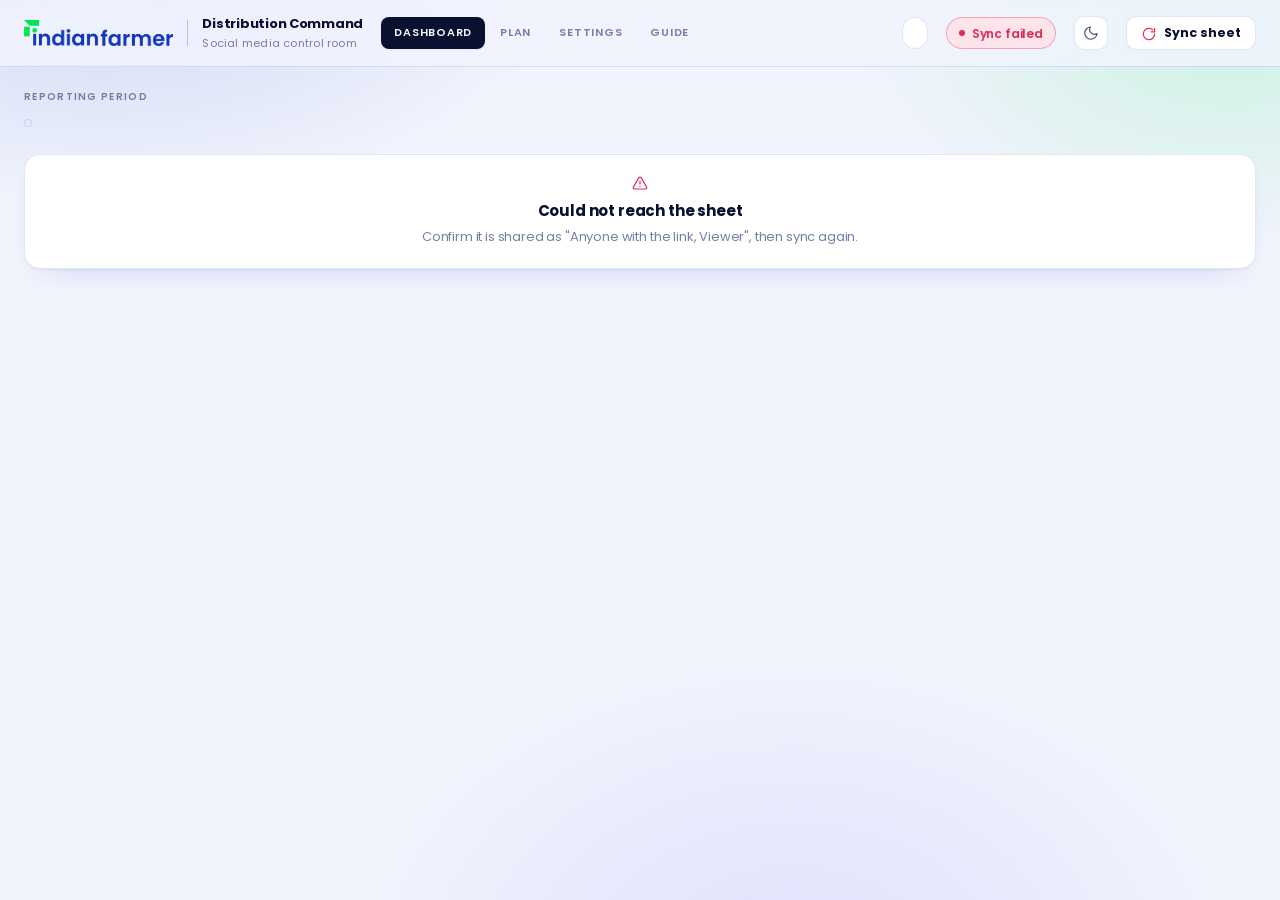
<file: index.html>
<!DOCTYPE html>
<html lang="en">
<head>
<!--
  Designer: Pritam Sonone
  Website:  https://www.digitalpritam.in
  Email:    contact@digitalpritam.in
  Project:  SMM Distribution Dashboard - Indian Farmer
  Created:  2026-09-10
-->
<meta charset="UTF-8">
<meta name="viewport" content="width=device-width, initial-scale=1.0">
<title>Indian Farmer · Distribution Command</title>
<meta name="designer" content="Pritam Sonone" data-website="https://www.digitalpritam.in" data-email="contact@digitalpritam.in" data-project="SMM Distribution Dashboard - Indian Farmer" data-created="2026-09-10">
<script type="application/ld+json">
{ "@context": "https://schema.org", "@type": "CreativeWork", "name": "SMM Distribution Dashboard - Indian Farmer", "dateCreated": "2026-09-10",
  "creator": { "@type": "Person", "name": "Pritam Sonone", "url": "https://www.digitalpritam.in", "email": "contact@digitalpritam.in" } }
</script>
<link rel="preconnect" href="https://fonts.googleapis.com">
<link rel="preconnect" href="https://fonts.gstatic.com" crossorigin>
<link href="https://fonts.googleapis.com/css2?family=Poppins:wght@300;400;500;600;700;800&display=swap" rel="stylesheet">
<link rel="stylesheet" href="css/base.css">
</head>
<body>
<svg style="position:absolute; width:0; height:0; overflow:hidden;" aria-hidden="true" focusable="false">
  <metadata><desc>Designer: Pritam Sonone. Website: https://www.digitalpritam.in. Email: contact@digitalpritam.in.</desc></metadata>
  <defs>
    <linearGradient id="gr-blue"   x1="0" y1="0" x2="1" y2="1"><stop offset="0%" stop-color="#3E62F0"/><stop offset="100%" stop-color="#1437BE"/></linearGradient>
    <linearGradient id="gr-green"  x1="0" y1="0" x2="1" y2="1"><stop offset="0%" stop-color="#00E551"/><stop offset="100%" stop-color="#00A63B"/></linearGradient>
    <linearGradient id="gr-violet" x1="0" y1="0" x2="1" y2="1"><stop offset="0%" stop-color="#8A6DFF"/><stop offset="100%" stop-color="#4429D1"/></linearGradient>
    <linearGradient id="gr-coral"  x1="0" y1="0" x2="1" y2="1"><stop offset="0%" stop-color="#FF6B8E"/><stop offset="100%" stop-color="#D11E48"/></linearGradient>
    <linearGradient id="gr-amber"  x1="0" y1="0" x2="1" y2="1"><stop offset="0%" stop-color="#FFC24D"/><stop offset="100%" stop-color="#E08700"/></linearGradient>
    <linearGradient id="gr-brand"  x1="0" y1="0" x2="1" y2="1"><stop offset="0%" stop-color="#1437BE"/><stop offset="100%" stop-color="#00E551"/></linearGradient>
  </defs>
</svg>

<header class="topbar">
  <div class="topbar-in">
    <div class="brandmark">
      <div class="logo-slot" id="logo-slot"></div>
      <div class="logo-div"></div>
      <div class="brand-sub"><b>Distribution Command</b>Social media control room</div>
    </div>
    <nav class="topnav">
      <a href="index.html" aria-current="page">Dashboard</a>
      <a href="plan.html">Plan</a>
      <a href="admin.html">Settings</a>
      <a href="guide.html">Guide</a>
    </nav>
    <div class="spacer"></div>
    <span class="pill" id="today-pill"></span>
    <span class="pill live" id="live-pill"><span class="dot"></span><span id="live-txt">Syncing</span></span>
    <button class="iconbtn" id="theme-btn" title="Switch theme" aria-label="Switch theme"></button>
    <button class="btn sync-btn" id="refresh-btn" aria-label="Sync sheet now">
      <span class="sync-ic"></span><span class="sync-label">Sync sheet</span>
    </button>
  </div>
</header>

<div class="wrap">
  <div style="display:flex; align-items:center; justify-content:space-between; gap:16px; flex-wrap:wrap; padding:22px 0 4px;">
    <div>
      <div class="eyebrow" style="margin-bottom:5px;">Reporting period</div>
      <div class="segbar" id="month-tabs" role="tablist"></div>
    </div>
    <div class="eyebrow" id="scope-note"></div>
  </div>

  <div id="boot" class="grid g4" style="margin-top:16px;">
    <div class="skel" style="height:150px"></div><div class="skel" style="height:150px"></div>
    <div class="skel" style="height:150px"></div><div class="skel" style="height:150px"></div>
    <div class="skel" style="height:230px; grid-column:1/-1"></div>
  </div>

  <main id="main" hidden>
    <div id="sec-weekly">
      <div style="display:flex; align-items:center; justify-content:space-between; gap:12px; flex-wrap:wrap; margin-top:16px;">
        <span class="eyebrow">Review period</span>
        <div class="segbar" id="hero-mode" role="tablist">
          <button class="seg" data-mode="weekly" aria-selected="true">Weekly</button>
          <button class="seg" data-mode="monthly" aria-selected="false">Monthly</button>
        </div>
      </div>
      <section id="weekly" style="margin-top:10px;"></section>
    </div>

    <div id="sec-kpis">
      <div class="section-head"><h2>This month at a glance</h2><span class="eyebrow" id="month-label"></span></div>
      <section id="kpis" class="grid g4"></section>
    </div>

    <div id="sec-harvest">
      <div class="section-head">
        <h2>Monthly harvest</h2>
        <button class="btn" id="demo-btn" style="font-size:12px; padding:7px 13px;">Preview celebration</button>
      </div>
      <section class="card card-pad" style="margin-bottom:4px;">
        <div class="harvest" id="harvest"></div>
        <p class="eyebrow" style="text-align:center; margin-top:14px;">Each glass fills as content ships. Clear the target and it empties, harvested.</p>
      </section>
    </div>

    <div id="sec-managers">
      <div class="section-head"><h2>Social media managers</h2><span class="eyebrow">Ownership · XP · Achievements</span></div>
      <section id="managers" class="grid g2"></section>
    </div>

    <div id="sec-channels">
      <div class="section-head"><h2>Channel scorecards</h2><span class="eyebrow">Target vs actual</span></div>
      <section id="channels" class="grid g3"></section>
    </div>

    <div id="sec-platforms">
      <div class="section-head"><h2>Distribution spread</h2><span class="eyebrow">Every platform, all channels</span></div>
      <section class="card card-pad" id="platforms"></section>
    </div>

    <div id="sec-leaderboard">
      <div class="section-head"><h2>Leaderboard</h2><span class="eyebrow">Channels ranked</span></div>
      <section class="card card-pad" id="leaderboard"></section>
    </div>

    <div id="sec-trend">
      <div class="section-head"><h2>Execution trend</h2><span class="eyebrow" id="trend-range">Month over month</span></div>
      <section class="card card-pad" id="trend"></section>
    </div>

    <p class="eyebrow" style="text-align:center; margin-top:34px; line-height:1.8;">
      Live from Google Sheets · Auto refresh every 5 minutes · Weekly review every Tuesday at 10:00 AM
      · <a href="admin.html" style="color:var(--blue); text-decoration:none;">Hide or show sections in Settings</a>
    </p>
  </main>
</div>

<div class="overlay" id="celebration" hidden>
  <div class="card celcard">
    <div class="cel-ic" id="cel-icon"></div>
    <h2 style="font-size:24px; margin-bottom:8px;" id="cel-title">Target achieved</h2>
    <p style="color:var(--ink-2); font-size:14px; margin-bottom:20px;" id="cel-body"></p>
    <button class="btn primary" id="cel-close">Back to the dashboard</button>
  </div>
</div>

<script src="js/core.js"></script>
<script src="js/dashboard.js"></script>
</body>
</html>
</file>
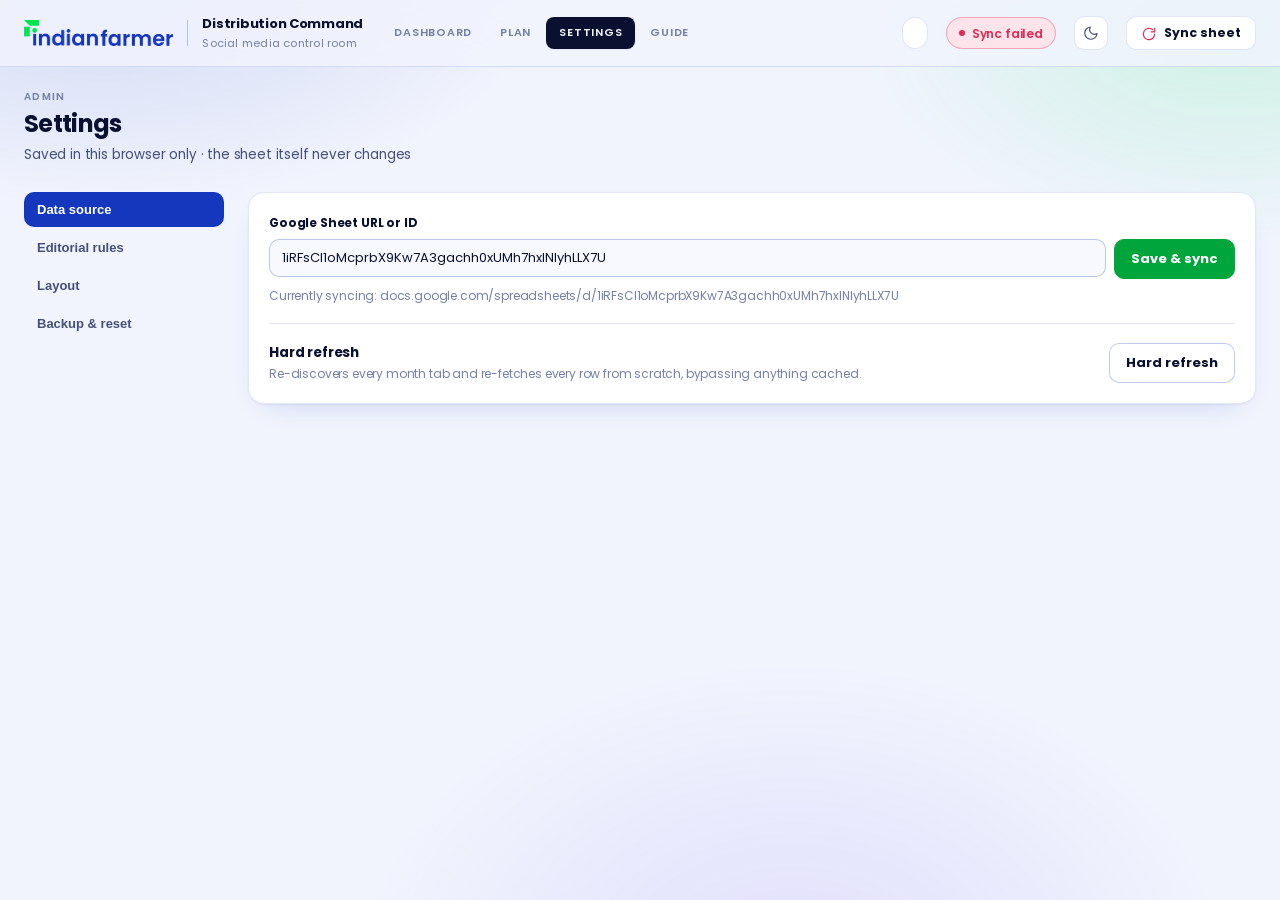
<file: admin.html>
<!DOCTYPE html>
<html lang="en">
<head>
<!--
  Designer: Pritam Sonone
  Website:  https://www.digitalpritam.in
  Email:    contact@digitalpritam.in
  Project:  SMM Distribution Dashboard - Indian Farmer
  Created:  2026-09-10
-->
<meta charset="UTF-8">
<meta name="viewport" content="width=device-width, initial-scale=1.0">
<title>Indian Farmer · Settings</title>
<meta name="designer" content="Pritam Sonone" data-website="https://www.digitalpritam.in" data-email="contact@digitalpritam.in" data-project="SMM Distribution Dashboard - Indian Farmer" data-created="2026-09-10">
<link rel="preconnect" href="https://fonts.googleapis.com">
<link rel="preconnect" href="https://fonts.gstatic.com" crossorigin>
<link href="https://fonts.googleapis.com/css2?family=Poppins:wght@300;400;500;600;700;800&display=swap" rel="stylesheet">
<link rel="stylesheet" href="css/base.css">
</head>
<body>
<svg style="position:absolute; width:0; height:0; overflow:hidden;" aria-hidden="true" focusable="false">
  <metadata><desc>Designer: Pritam Sonone. Website: https://www.digitalpritam.in. Email: contact@digitalpritam.in.</desc></metadata>
</svg>

<header class="topbar">
  <div class="topbar-in">
    <div class="brandmark">
      <div class="logo-slot" id="logo-slot"></div>
      <div class="logo-div"></div>
      <div class="brand-sub"><b>Distribution Command</b>Social media control room</div>
    </div>
    <nav class="topnav">
      <a href="index.html">Dashboard</a>
      <a href="plan.html">Plan</a>
      <a href="admin.html" aria-current="page">Settings</a>
      <a href="guide.html">Guide</a>
    </nav>
    <div class="spacer"></div>
    <span class="pill" id="today-pill"></span>
    <span class="pill live" id="live-pill"><span class="dot"></span><span id="live-txt">Syncing</span></span>
    <button class="iconbtn" id="theme-btn" title="Switch theme" aria-label="Switch theme"></button>
    <button class="btn sync-btn" id="refresh-btn" aria-label="Sync sheet now">
      <span class="sync-ic"></span><span class="sync-label">Sync sheet</span>
    </button>
  </div>
</header>

<div class="wrap">
  <div style="padding:22px 0 4px;">
    <div class="eyebrow" style="margin-bottom:5px;">Admin</div>
    <h1 style="font-size:24px;">Settings</h1>
    <p style="color:var(--ink-2); font-size:13.5px; margin-top:6px;">Saved in this browser only · the sheet itself never changes</p>
  </div>

  <div class="settings-shell" style="margin-top:22px;">
    <nav class="settings-nav" role="tablist">
      <button data-tab="source" aria-selected="true">Data source</button>
      <button data-tab="rules" aria-selected="false">Editorial rules</button>
      <button data-tab="layout" aria-selected="false">Layout</button>
      <button data-tab="data" aria-selected="false">Backup &amp; reset</button>
    </nav>

    <div>
      <!-- Data source -->
      <section class="card card-pad settings-panel" data-panel="source">
        <label class="field-label">Google Sheet URL or ID</label>
        <div style="display:flex; gap:8px; flex-wrap:wrap;">
          <input type="text" id="sheet-url-input" class="field-input" placeholder="Paste the full Google Sheets link, or just the sheet ID">
          <button class="btn primary" id="sheet-url-save">Save &amp; sync</button>
        </div>
        <p class="field-hint" id="sheet-url-current"></p>
        <div class="admin-divider"></div>
        <div style="display:flex; align-items:center; justify-content:space-between; gap:12px; flex-wrap:wrap;">
          <div>
            <div style="font-weight:650; font-size:13.5px;">Hard refresh</div>
            <p class="field-hint" style="margin-top:2px;">Re-discovers every month tab and re-fetches every row from scratch, bypassing anything cached.</p>
          </div>
          <button class="btn" id="hard-refresh-btn">Hard refresh</button>
        </div>
      </section>

      <!-- Rules -->
      <section class="card card-pad settings-panel" data-panel="rules" hidden>
        <p class="field-hint" style="margin-bottom:12px;">The sheet only records what got posted, never what the plan was. These are the real weekly/monthly quotas per manager. Editing them changes every target and progress number on the Plan page immediately.</p>
        <div id="rules-groups"></div>
      </section>

      <!-- Layout -->
      <section class="card card-pad settings-panel" data-panel="layout" hidden>
        <div style="display:flex; align-items:center; justify-content:space-between; gap:12px; margin-bottom:12px; flex-wrap:wrap;">
          <p class="field-hint" style="margin:0; max-width:56ch;">Turn sections on or off for the Dashboard page. Nothing here deletes anything — a hidden section keeps working in the background, it just stays off screen until you turn it back on.</p>
          <button class="btn" id="visibility-reset" style="font-size:11.5px; padding:7px 12px; flex:none;">Reset to default view</button>
        </div>
        <div id="visibility-groups" style="display:flex; flex-direction:column; gap:8px;"></div>
      </section>

      <!-- Backup & reset -->
      <section class="card card-pad settings-panel" data-panel="data" hidden>
        <div style="display:flex; align-items:center; justify-content:space-between; gap:12px; flex-wrap:wrap; margin-bottom:16px;">
          <div>
            <div style="font-weight:650; font-size:13.5px;">Export configuration</div>
            <p class="field-hint" style="margin-top:2px;">Download the sheet source, every rule and the layout as one JSON file, so you can back it up or move it to another browser.</p>
          </div>
          <button class="btn" id="export-btn">Export JSON</button>
        </div>
        <div style="margin-bottom:16px;">
          <div style="font-weight:650; font-size:13.5px; margin-bottom:6px;">Import configuration</div>
          <textarea id="import-text" class="field-input" style="width:100%; min-height:90px; font-family:'JetBrains Mono',monospace; font-size:11.5px;" placeholder="Paste an exported JSON config here"></textarea>
          <button class="btn" id="import-btn" style="margin-top:8px;">Load this JSON</button>
        </div>
        <div class="admin-divider"></div>
        <div style="display:flex; align-items:center; justify-content:space-between; gap:12px; flex-wrap:wrap;">
          <div>
            <div style="font-weight:650; font-size:13.5px; color:var(--coral);">Reset to defaults</div>
            <p class="field-hint" style="margin-top:2px;">Restores the original sheet ID, the seeded rules and the default layout. Cannot be undone.</p>
          </div>
          <button class="btn" id="reset-btn" style="border-color:color-mix(in srgb,var(--coral) 40%,transparent); color:var(--coral);">Reset everything</button>
        </div>
      </section>
    </div>
  </div>
</div>

<script>
document.querySelectorAll('.settings-nav button').forEach(tab => {
  tab.onclick = () => {
    document.querySelectorAll('.settings-nav button').forEach(t => t.setAttribute('aria-selected', t===tab ? 'true':'false'));
    document.querySelectorAll('.settings-panel').forEach(p => { p.hidden = p.dataset.panel !== tab.dataset.tab; });
  };
});
</script>
<script src="js/core.js"></script>
<script src="js/admin.js"></script>
</body>
</html>
</file>
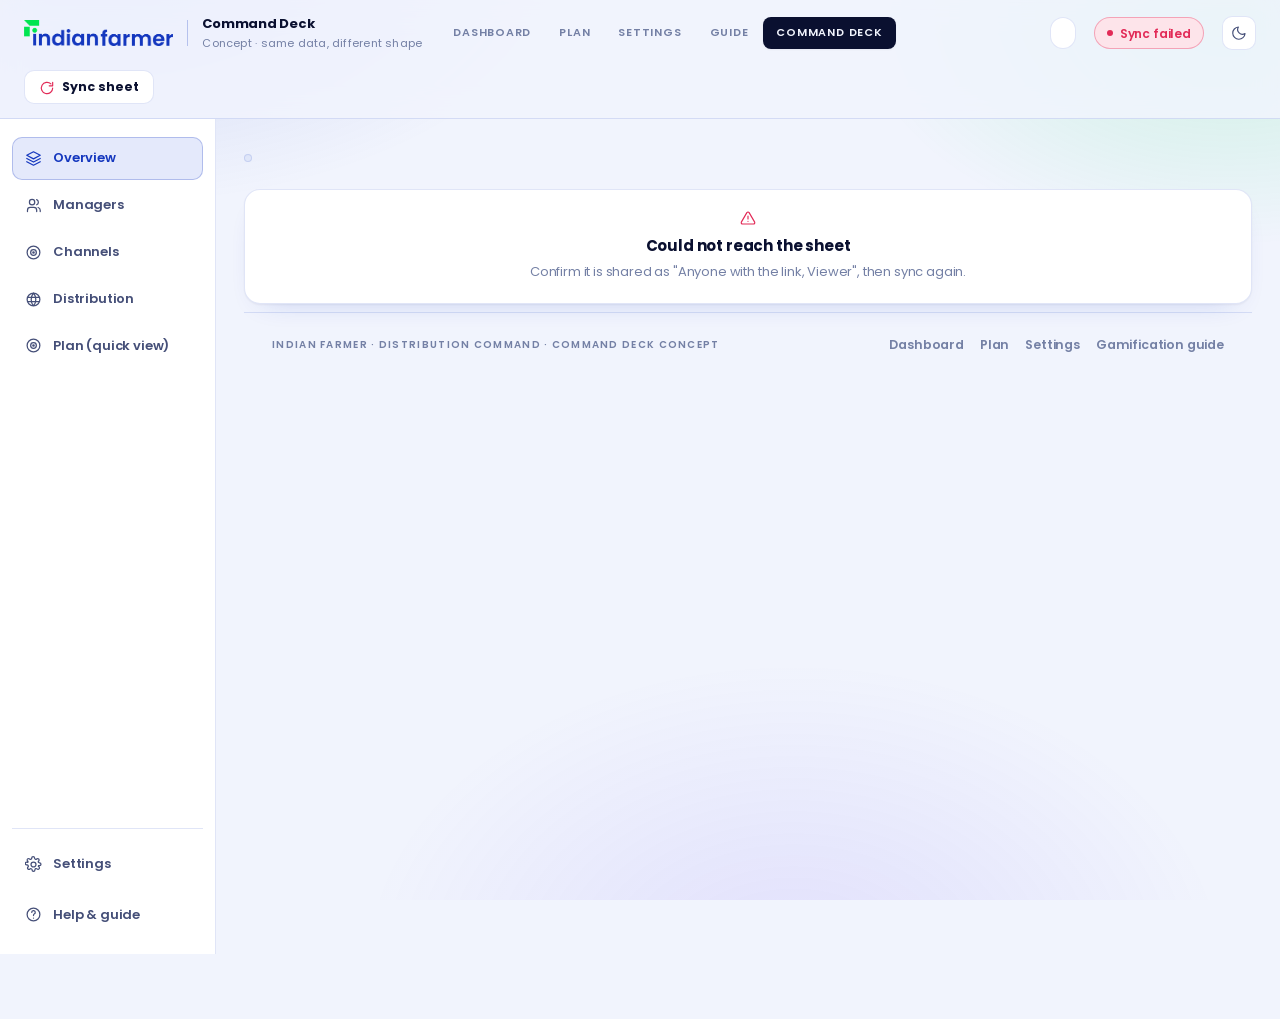
<file: concept.html>
<!DOCTYPE html>
<html lang="en">
<head>
<!--
  Designer: Pritam Sonone
  Website:  https://www.digitalpritam.in
  Email:    contact@digitalpritam.in
  Project:  SMM Distribution Dashboard - Indian Farmer (Command Deck concept)
  Created:  2026-09-17
-->
<meta charset="UTF-8">
<meta name="viewport" content="width=device-width, initial-scale=1.0">
<title>Indian Farmer · Command Deck</title>
<meta name="designer" content="Pritam Sonone" data-website="https://www.digitalpritam.in" data-email="contact@digitalpritam.in" data-project="SMM Distribution Dashboard - Indian Farmer" data-created="2026-09-17">
<link rel="preconnect" href="https://fonts.googleapis.com">
<link rel="preconnect" href="https://fonts.gstatic.com" crossorigin>
<link href="https://fonts.googleapis.com/css2?family=Poppins:wght@300;400;500;600;700;800&display=swap" rel="stylesheet">
<link rel="stylesheet" href="css/base.css">
<style>
  /* This concept trades the long scroll for a fixed sidebar and one focused
     panel at a time — same data, same brand colours, different shape. The
     top bar is the same component every other page uses, so orientation
     ("where am I, how do I get to Settings") never has to be relearned. */
  .wrap{ max-width:none; padding:0; }
  .deck-rail{ top:65px; height:calc(100vh - 65px); }
  @media (max-width:900px){ .deck-rail{ top:auto; height:auto; } }

  .deck-footer{
    border-top:1px solid var(--line); padding:22px 28px; margin-top:8px;
    display:flex; align-items:center; justify-content:space-between; gap:16px; flex-wrap:wrap;
  }
  .deck-footer nav{ display:flex; gap:16px; flex-wrap:wrap; }
  .deck-footer a{ color:var(--ink-3); text-decoration:none; font-size:12.5px; font-weight:600; }
  .deck-footer a:hover{ color:var(--blue); }
  @media (max-width:900px){ .deck-footer{ padding:18px 16px; } }
</style>
</head>
<body>
<svg style="position:absolute; width:0; height:0; overflow:hidden;" aria-hidden="true" focusable="false">
  <metadata><desc>Designer: Pritam Sonone. Website: https://www.digitalpritam.in. Email: contact@digitalpritam.in.</desc></metadata>
  <defs>
    <linearGradient id="gr-blue"   x1="0" y1="0" x2="1" y2="1"><stop offset="0%" stop-color="#3E62F0"/><stop offset="100%" stop-color="#1437BE"/></linearGradient>
    <linearGradient id="gr-green"  x1="0" y1="0" x2="1" y2="1"><stop offset="0%" stop-color="#00E551"/><stop offset="100%" stop-color="#00A63B"/></linearGradient>
    <linearGradient id="gr-violet" x1="0" y1="0" x2="1" y2="1"><stop offset="0%" stop-color="#8A6DFF"/><stop offset="100%" stop-color="#4429D1"/></linearGradient>
    <linearGradient id="gr-coral"  x1="0" y1="0" x2="1" y2="1"><stop offset="0%" stop-color="#FF6B8E"/><stop offset="100%" stop-color="#D11E48"/></linearGradient>
    <linearGradient id="gr-amber"  x1="0" y1="0" x2="1" y2="1"><stop offset="0%" stop-color="#FFC24D"/><stop offset="100%" stop-color="#E08700"/></linearGradient>
    <linearGradient id="gr-brand"  x1="0" y1="0" x2="1" y2="1"><stop offset="0%" stop-color="#1437BE"/><stop offset="100%" stop-color="#00E551"/></linearGradient>
  </defs>
</svg>

<header class="topbar">
  <div class="topbar-in">
    <div class="brandmark">
      <div class="logo-slot" id="logo-slot"></div>
      <div class="logo-div"></div>
      <div class="brand-sub"><b>Command Deck</b>Concept · same data, different shape</div>
    </div>
    <nav class="topnav">
      <a href="index.html">Dashboard</a>
      <a href="plan.html">Plan</a>
      <a href="admin.html">Settings</a>
      <a href="guide.html">Guide</a>
      <a href="concept.html" aria-current="page">Command Deck</a>
    </nav>
    <div class="spacer"></div>
    <span class="pill" id="today-pill"></span>
    <span class="pill live" id="live-pill"><span class="dot"></span><span id="live-txt">Syncing</span></span>
    <button class="iconbtn" id="theme-btn" title="Switch theme" aria-label="Switch theme"></button>
    <button class="btn sync-btn" id="refresh-btn" aria-label="Sync sheet now">
      <span class="sync-ic"></span><span class="sync-label">Sync sheet</span>
    </button>
  </div>
</header>

<div class="deck">
  <aside class="deck-rail">
    <a class="deck-link on" data-panel="overview"><svg class="i" viewBox="0 0 24 24"><path d="M12 2.5 2.5 7.5 12 12.5l9.5-5L12 2.5ZM2.5 16.5 12 21.5l9.5-5M2.5 12 12 17l9.5-5"/></svg>Overview</a>
    <a class="deck-link" data-panel="managers"><svg class="i" viewBox="0 0 24 24"><path d="M16.5 20.5v-1.8a4 4 0 0 0-4-4h-5a4 4 0 0 0-4 4v1.8M10 11a3.75 3.75 0 1 0 0-7.5 3.75 3.75 0 0 0 0 7.5ZM21.5 20.5v-1.8a4 4 0 0 0-3-3.9M16.5 3.7a4 4 0 0 1 0 7.3"/></svg>Managers</a>
    <a class="deck-link" data-panel="channels"><svg class="i" viewBox="0 0 24 24"><path d="M12 21a9 9 0 1 0 0-18 9 9 0 0 0 0 18ZM12 16a4 4 0 1 0 0-8 4 4 0 0 0 0 8ZM12 13a1 1 0 1 0 0-2 1 1 0 0 0 0 2Z"/></svg>Channels</a>
    <a class="deck-link" data-panel="spread"><svg class="i" viewBox="0 0 24 24"><path d="M12 21a9 9 0 1 0 0-18 9 9 0 0 0 0 18ZM3.5 9h17M3.5 15h17M12 3a14 14 0 0 1 0 18M12 3a14 14 0 0 0 0 18"/></svg>Distribution</a>
    <a class="deck-link" data-panel="plan"><svg class="i" viewBox="0 0 24 24"><path d="M12 21a9 9 0 1 0 0-18 9 9 0 0 0 0 18ZM12 16a4 4 0 1 0 0-8 4 4 0 0 0 0 8ZM12 13a1 1 0 1 0 0-2 1 1 0 0 0 0 2Z"/></svg>Plan (quick view)</a>

    <div class="deck-rail-foot">
      <a class="deck-link" href="admin.html"><svg class="i" viewBox="0 0 24 24"><path d="M12 15.5a3.5 3.5 0 1 0 0-7 3.5 3.5 0 0 0 0 7Z"/><path d="M19.4 13.5a1.7 1.7 0 0 0 .34 1.87l.06.06a2 2 0 1 1-2.83 2.83l-.06-.06a1.7 1.7 0 0 0-1.87-.34 1.7 1.7 0 0 0-1.04 1.56V19.6a2 2 0 1 1-4 0v-.09a1.7 1.7 0 0 0-1.1-1.56 1.7 1.7 0 0 0-1.87.34l-.06.06a2 2 0 1 1-2.83-2.83l.06-.06a1.7 1.7 0 0 0 .34-1.87 1.7 1.7 0 0 0-1.56-1.04H2.4a2 2 0 1 1 0-4h.09A1.7 1.7 0 0 0 4.05 8.9a1.7 1.7 0 0 0-.34-1.87l-.06-.06a2 2 0 1 1 2.83-2.83l.06.06a1.7 1.7 0 0 0 1.87.34H8.5A1.7 1.7 0 0 0 9.5 3V2.9a2 2 0 1 1 4 0v.09a1.7 1.7 0 0 0 1.04 1.56 1.7 1.7 0 0 0 1.87-.34l.06-.06a2 2 0 1 1 2.83 2.83l-.06.06a1.7 1.7 0 0 0-.34 1.87V8.5a1.7 1.7 0 0 0 1.56 1.04h.09a2 2 0 1 1 0 4h-.09a1.7 1.7 0 0 0-1.56 1.04Z"/></svg>Settings</a>
      <a class="deck-link" href="guide.html"><svg class="i" viewBox="0 0 24 24"><path d="M12 21a9 9 0 1 0 0-18 9 9 0 0 0 0 18Z"/><path d="M9.5 9a2.5 2.5 0 1 1 3.5 2.3c-.7.3-1 .9-1 1.7v.5"/><path d="M12 17h.01"/></svg>Help &amp; guide</a>
    </div>
  </aside>

  <main class="deck-main">
    <div class="deck-topline">
      <div>
        <div class="eyebrow" id="scope-note" style="margin-bottom:4px;"></div>
        <div class="segbar" id="month-tabs" role="tablist"></div>
      </div>
    </div>

    <div id="boot" class="grid g4">
      <div class="skel" style="height:150px"></div><div class="skel" style="height:150px"></div>
      <div class="skel" style="height:150px"></div><div class="skel" style="height:150px"></div>
    </div>

    <div id="main" hidden>
      <div class="deck-panel" data-panel="overview">
        <div style="display:flex; align-items:center; justify-content:space-between; gap:12px; flex-wrap:wrap; margin-bottom:10px;">
          <span class="eyebrow">Review period</span>
          <div class="segbar" id="hero-mode" role="tablist">
            <button class="seg" data-mode="weekly" aria-selected="true">Weekly</button>
            <button class="seg" data-mode="monthly" aria-selected="false">Monthly</button>
          </div>
        </div>
        <section id="weekly"></section>
        <div class="section-head"><h2>This month at a glance</h2><span class="eyebrow" id="month-label"></span></div>
        <section id="kpis" class="grid g4"></section>
        <div class="section-head">
          <h2>Monthly harvest</h2>
          <button class="btn" id="demo-btn" style="font-size:12px; padding:7px 13px;">Preview celebration</button>
        </div>
        <section class="card card-pad" style="margin-bottom:4px;">
          <div class="harvest" id="harvest"></div>
          <p class="eyebrow" style="text-align:center; margin-top:14px;">Each glass fills as content ships. Clear the target and it empties, harvested.</p>
        </section>
      </div>

      <div class="deck-panel" data-panel="managers" hidden>
        <div class="section-head" style="margin-top:0;"><h2>Social media managers</h2><span class="eyebrow">Ownership · XP · Achievements</span></div>
        <section id="managers" class="grid g2"></section>
      </div>

      <div class="deck-panel" data-panel="channels" hidden>
        <div class="section-head" style="margin-top:0;"><h2>Channel scorecards</h2><span class="eyebrow">Target vs actual</span></div>
        <section id="channels" class="grid g3"></section>
      </div>

      <div class="deck-panel" data-panel="spread" hidden>
        <div class="section-head" style="margin-top:0;"><h2>Distribution spread</h2><span class="eyebrow">Every platform, all channels</span></div>
        <section class="card card-pad" id="platforms"></section>
        <div class="section-head"><h2>Leaderboard</h2><span class="eyebrow">Channels ranked</span></div>
        <section class="card card-pad" id="leaderboard"></section>
        <div class="section-head"><h2>Execution trend</h2><span class="eyebrow" id="trend-range">Month over month</span></div>
        <section class="card card-pad" id="trend"></section>
      </div>

      <div class="deck-panel" data-panel="plan" hidden>
        <div class="section-head" style="margin-top:0;"><h2>Editorial plan</h2><span class="eyebrow">The real agreed volume, not the checklist &middot; <a href="plan.html" style="color:var(--blue);">open full page</a></span></div>
        <div style="display:flex; align-items:center; justify-content:space-between; gap:12px; flex-wrap:wrap; margin-bottom:10px;">
          <span class="eyebrow">Emphasise</span>
          <div class="segbar" id="plan-mode" role="tablist">
            <button class="seg" data-mode="weekly" aria-selected="true">Weekly</button>
            <button class="seg" data-mode="monthly" aria-selected="false">Monthly</button>
          </div>
        </div>
        <section id="plan-managers" class="grid g2"></section>
        <div class="section-head"><h2>Every quota, one table</h2><span class="eyebrow">Both managers combined</span></div>
        <section id="plan-table"></section>
      </div>
    </div>

    <footer class="deck-footer">
      <span class="eyebrow">Indian Farmer &middot; Distribution Command &middot; Command Deck concept</span>
      <nav>
        <a href="index.html">Dashboard</a>
        <a href="plan.html">Plan</a>
        <a href="admin.html">Settings</a>
        <a href="guide.html">Gamification guide</a>
      </nav>
    </footer>
  </main>
</div>

<div class="overlay" id="celebration" hidden>
  <div class="card celcard">
    <div class="cel-ic" id="cel-icon"></div>
    <h2 style="font-size:24px; margin-bottom:8px;" id="cel-title">Target achieved</h2>
    <p style="color:var(--ink-2); font-size:14px; margin-bottom:20px;" id="cel-body"></p>
    <button class="btn primary" id="cel-close">Back to the dashboard</button>
  </div>
</div>

<script src="js/core.js"></script>
<script src="js/dashboard.js"></script>
<script>
  // Sidebar panel switching — client-side only, no navigation.
  document.querySelectorAll('.deck-link[data-panel]').forEach(link => {
    link.onclick = () => {
      document.querySelectorAll('.deck-link[data-panel]').forEach(l => l.classList.toggle('on', l===link));
      document.querySelectorAll('.deck-panel').forEach(p => { p.hidden = p.dataset.panel !== link.dataset.panel; });
    };
  });

  // dashboard.js already wired window.onDataLoaded = renderAll and called
  // initPage(). Wrap it so the Plan panel refreshes on the same data tick,
  // without re-triggering a second sync loop.
  const _baseOnLoaded = window.onDataLoaded;
  window.onDataLoaded = () => { _baseOnLoaded(); renderPlanPage(); renderOverviewHero(); };
  window.onMonthChange = window.onDataLoaded;
</script>
</body>
</html>
</file>
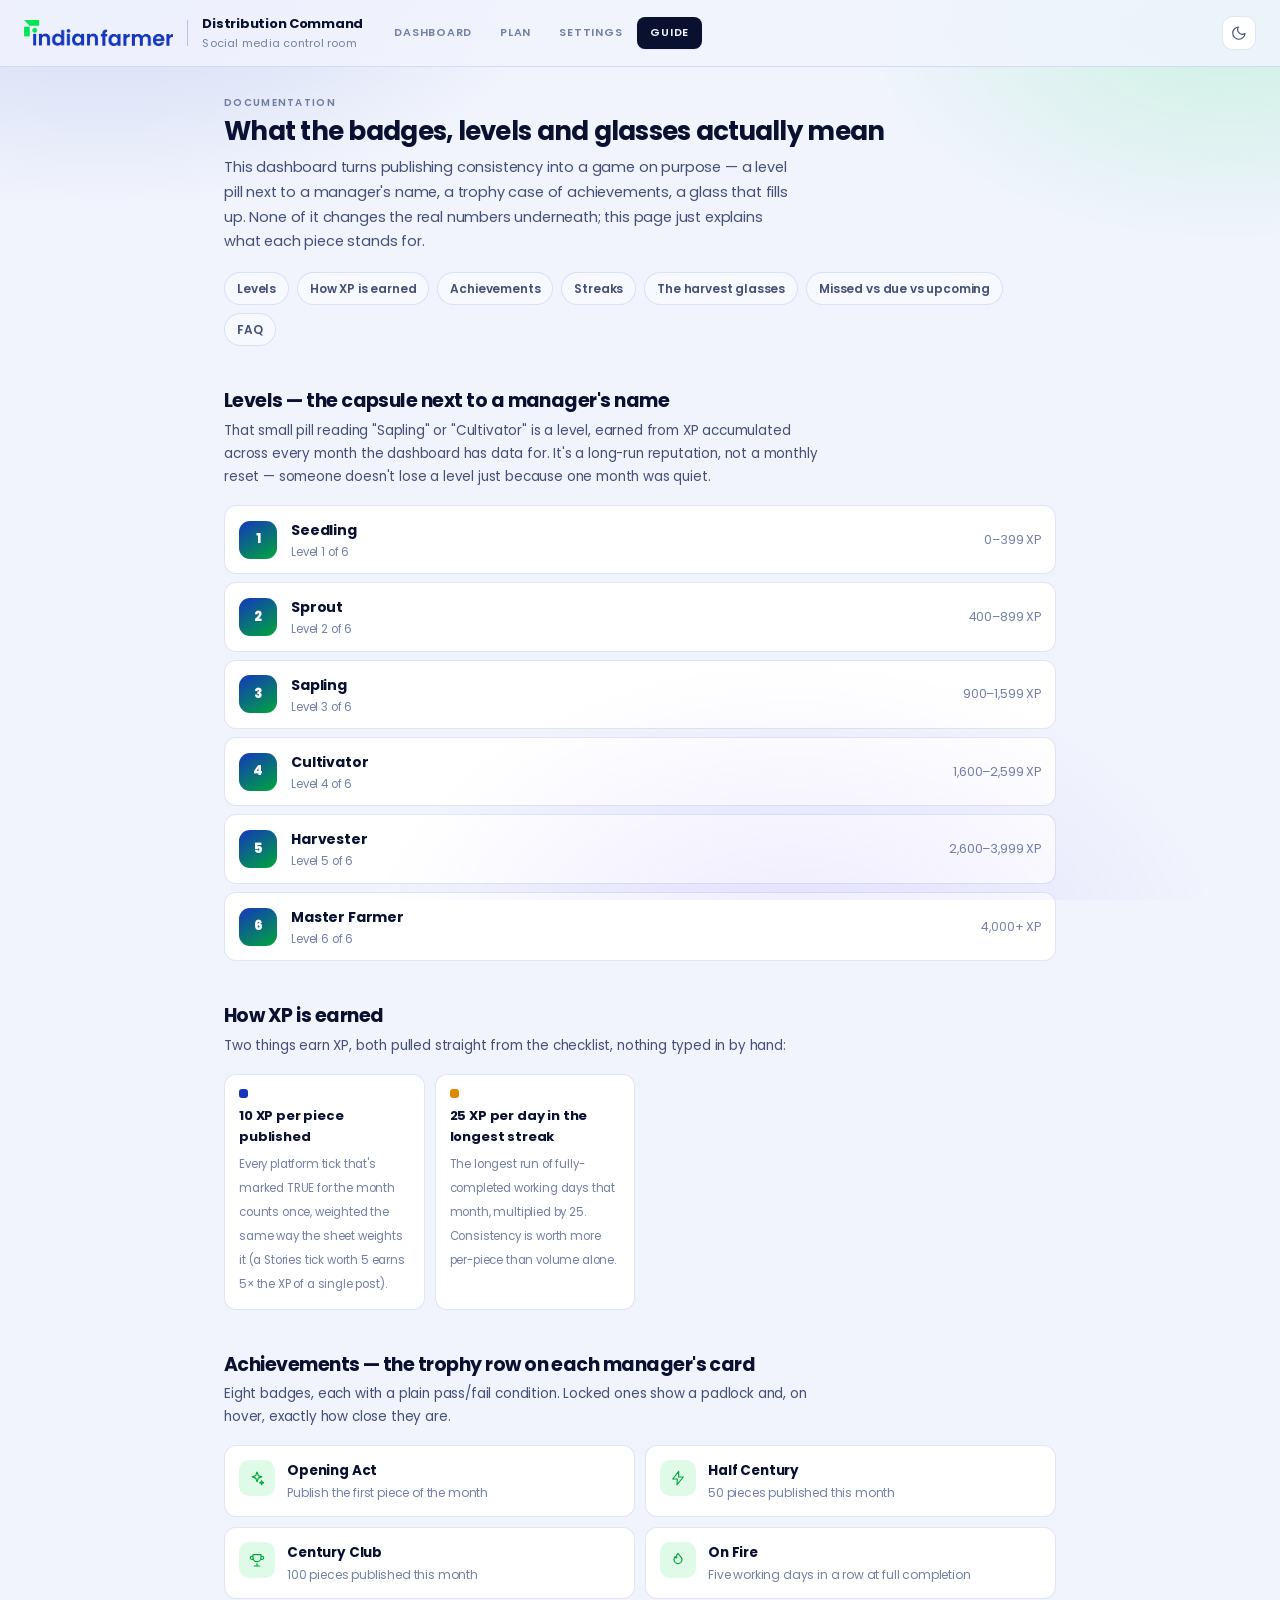
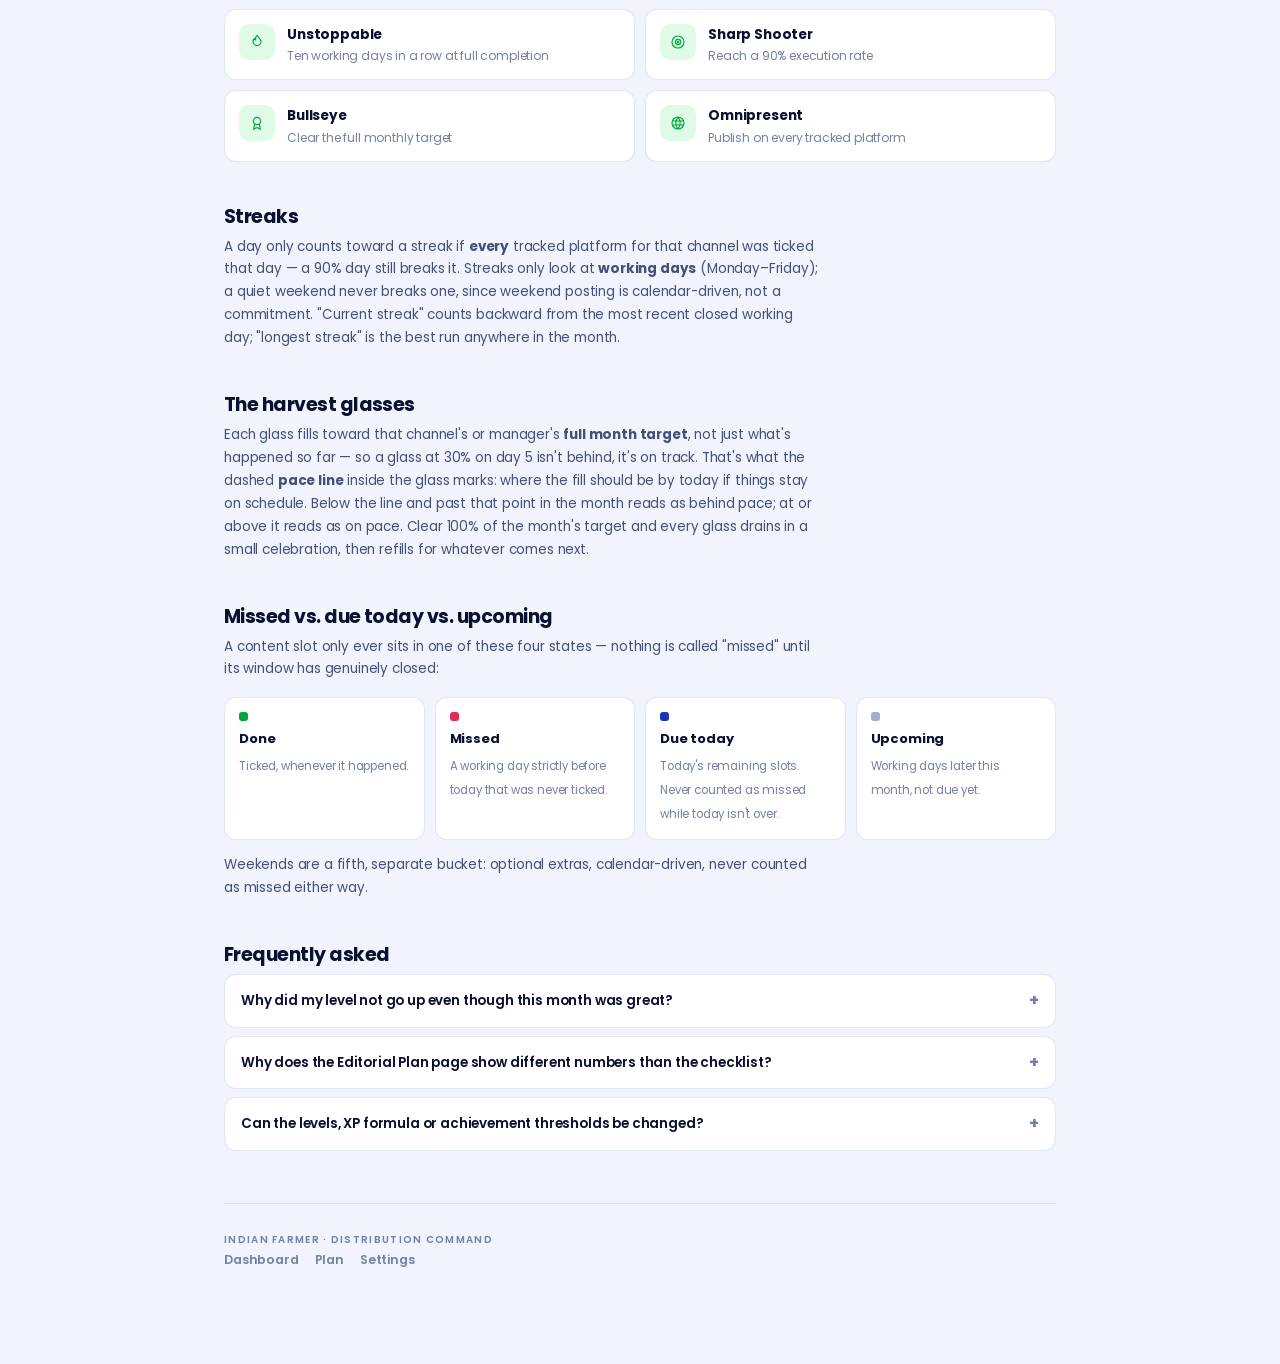
<file: guide.html>
<!DOCTYPE html>
<html lang="en">
<head>
<!--
  Designer: Pritam Sonone
  Website:  https://www.digitalpritam.in
  Email:    contact@digitalpritam.in
  Project:  SMM Distribution Dashboard - Indian Farmer
  Created:  2026-09-17
-->
<meta charset="UTF-8">
<meta name="viewport" content="width=device-width, initial-scale=1.0">
<title>Indian Farmer · Gamification Guide</title>
<meta name="designer" content="Pritam Sonone" data-website="https://www.digitalpritam.in" data-email="contact@digitalpritam.in" data-project="SMM Distribution Dashboard - Indian Farmer" data-created="2026-09-17">
<link rel="preconnect" href="https://fonts.googleapis.com">
<link rel="preconnect" href="https://fonts.gstatic.com" crossorigin>
<link href="https://fonts.googleapis.com/css2?family=Poppins:wght@300;400;500;600;700;800&display=swap" rel="stylesheet">
<link rel="stylesheet" href="css/base.css">
<style>
  .guide{ max-width:880px; margin:0 auto; padding:28px 24px 72px; }
  .guide h1{ font-size:26px; }
  .guide p.lede{ color:var(--ink-2); font-size:14.5px; max-width:64ch; margin-top:8px; line-height:1.7; }
  .guide-toc{ display:flex; flex-wrap:wrap; gap:8px; margin:18px 0 8px; }
  .guide-toc a{
    font-size:12px; font-weight:600; color:var(--ink-2); text-decoration:none;
    padding:6px 12px; border-radius:999px; border:1px solid var(--line); background:var(--card-2);
  }
  .guide-toc a:hover{ color:var(--blue); border-color:color-mix(in srgb,var(--blue) 35%,transparent); }
  .guide-sec{ margin-top:44px; scroll-margin-top:80px; }
  .guide-sec h2{ font-size:19px; margin-bottom:8px; }
  .guide-sec > p{ color:var(--ink-2); font-size:13.5px; line-height:1.7; max-width:66ch; margin-bottom:16px; }

  .level-row{
    display:flex; align-items:center; gap:14px; padding:12px 14px; border-radius:12px;
    border:1px solid var(--line); background:var(--card); margin-bottom:8px;
  }
  .level-badge{
    width:38px; height:38px; border-radius:11px; flex:none; display:grid; place-items:center;
    color:#fff; font-weight:800; font-size:13px; background:linear-gradient(150deg,var(--blue),var(--green));
  }
  .level-row b{ font-size:14px; }
  .level-row span{ display:block; font-size:11.5px; color:var(--ink-3); margin-top:1px; }
  .level-row .num{ margin-left:auto; font-size:12.5px; color:var(--ink-3); text-align:right; flex:none; }

  .ach-grid{ display:grid; grid-template-columns:repeat(2,1fr); gap:10px; }
  @media (max-width:640px){ .ach-grid{ grid-template-columns:1fr; } }
  .ach-card{ display:flex; gap:12px; padding:14px; border-radius:12px; border:1px solid var(--line); background:var(--card); }
  .ach-card .ic{ width:36px; height:36px; border-radius:10px; flex:none; display:grid; place-items:center; background:var(--green-soft); color:var(--green); }
  .ach-card b{ font-size:13.5px; display:block; }
  .ach-card span{ font-size:12px; color:var(--ink-3); display:block; margin-top:2px; line-height:1.5; }

  .life-grid{ display:grid; grid-template-columns:repeat(4,1fr); gap:10px; }
  @media (max-width:760px){ .life-grid{ grid-template-columns:repeat(2,1fr); } }
  .life-card{ padding:14px; border-radius:12px; border:1px solid var(--line); background:var(--card); }
  .life-card .dot2{ width:9px; height:9px; border-radius:3px; margin-bottom:8px; }
  .life-card b{ font-size:13px; display:block; margin-bottom:3px; }
  .life-card span{ font-size:11.5px; color:var(--ink-3); line-height:1.5; }

  .faq{ border:1px solid var(--line); border-radius:12px; background:var(--card); margin-bottom:8px; overflow:hidden; }
  .faq summary{ padding:13px 16px; cursor:pointer; font-size:13.5px; font-weight:600; list-style:none; display:flex; align-items:center; justify-content:space-between; gap:12px; }
  .faq summary::-webkit-details-marker{ display:none; }
  .faq summary::after{ content:'+'; color:var(--ink-3); font-weight:700; font-size:16px; }
  .faq[open] summary::after{ content:'−'; }
  .faq .faq-body{ padding:0 16px 15px; font-size:13px; color:var(--ink-2); line-height:1.7; }
</style>
</head>
<body>
<svg style="position:absolute; width:0; height:0; overflow:hidden;" aria-hidden="true" focusable="false">
  <metadata><desc>Designer: Pritam Sonone. Website: https://www.digitalpritam.in. Email: contact@digitalpritam.in.</desc></metadata>
</svg>

<header class="topbar">
  <div class="topbar-in">
    <div class="brandmark">
      <div class="logo-slot" id="logo-slot"></div>
      <div class="logo-div"></div>
      <div class="brand-sub"><b>Distribution Command</b>Social media control room</div>
    </div>
    <nav class="topnav">
      <a href="index.html">Dashboard</a>
      <a href="plan.html">Plan</a>
      <a href="admin.html">Settings</a>
      <a href="guide.html" aria-current="page">Guide</a>
    </nav>
    <div class="spacer"></div>
    <button class="iconbtn" id="theme-btn" title="Switch theme" aria-label="Switch theme"></button>
  </div>
</header>

<div class="guide">
  <div class="eyebrow" style="margin-bottom:6px;">Documentation</div>
  <h1>What the badges, levels and glasses actually mean</h1>
  <p class="lede">This dashboard turns publishing consistency into a game on purpose — a level pill next to a manager's name, a trophy case of achievements, a glass that fills up. None of it changes the real numbers underneath; this page just explains what each piece stands for.</p>

  <div class="guide-toc">
    <a href="#levels">Levels</a>
    <a href="#xp">How XP is earned</a>
    <a href="#achievements">Achievements</a>
    <a href="#streaks">Streaks</a>
    <a href="#harvest">The harvest glasses</a>
    <a href="#lifecycle">Missed vs due vs upcoming</a>
    <a href="#faq">FAQ</a>
  </div>

  <section class="guide-sec" id="levels">
    <h2>Levels — the capsule next to a manager's name</h2>
    <p>That small pill reading "Sapling" or "Cultivator" is a level, earned from XP accumulated across every month the dashboard has data for. It's a long-run reputation, not a monthly reset — someone doesn't lose a level just because one month was quiet.</p>
    <div id="levels-list"></div>
  </section>

  <section class="guide-sec" id="xp">
    <h2>How XP is earned</h2>
    <p>Two things earn XP, both pulled straight from the checklist, nothing typed in by hand:</p>
    <div class="life-grid">
      <div class="life-card">
        <div class="dot2" style="background:var(--blue);"></div>
        <b>10 XP per piece published</b>
        <span>Every platform tick that's marked TRUE for the month counts once, weighted the same way the sheet weights it (a Stories tick worth 5 earns 5× the XP of a single post).</span>
      </div>
      <div class="life-card">
        <div class="dot2" style="background:var(--amber);"></div>
        <b>25 XP per day in the longest streak</b>
        <span>The longest run of fully-completed working days that month, multiplied by 25. Consistency is worth more per-piece than volume alone.</span>
      </div>
    </div>
  </section>

  <section class="guide-sec" id="achievements">
    <h2>Achievements — the trophy row on each manager's card</h2>
    <p>Eight badges, each with a plain pass/fail condition. Locked ones show a padlock and, on hover, exactly how close they are.</p>
    <div class="ach-grid" id="ach-list"></div>
  </section>

  <section class="guide-sec" id="streaks">
    <h2>Streaks</h2>
    <p>A day only counts toward a streak if <b>every</b> tracked platform for that channel was ticked that day — a 90% day still breaks it. Streaks only look at <b>working days</b> (Monday–Friday); a quiet weekend never breaks one, since weekend posting is calendar-driven, not a commitment. "Current streak" counts backward from the most recent closed working day; "longest streak" is the best run anywhere in the month.</p>
  </section>

  <section class="guide-sec" id="harvest">
    <h2>The harvest glasses</h2>
    <p>Each glass fills toward that channel's or manager's <b>full month target</b>, not just what's happened so far — so a glass at 30% on day 5 isn't behind, it's on track. That's what the dashed <b>pace line</b> inside the glass marks: where the fill should be by today if things stay on schedule. Below the line and past that point in the month reads as behind pace; at or above it reads as on pace. Clear 100% of the month's target and every glass drains in a small celebration, then refills for whatever comes next.</p>
  </section>

  <section class="guide-sec" id="lifecycle">
    <h2>Missed vs. due today vs. upcoming</h2>
    <p>A content slot only ever sits in one of these four states — nothing is called "missed" until its window has genuinely closed:</p>
    <div class="life-grid">
      <div class="life-card"><div class="dot2" style="background:var(--green);"></div><b>Done</b><span>Ticked, whenever it happened.</span></div>
      <div class="life-card"><div class="dot2" style="background:var(--coral);"></div><b>Missed</b><span>A working day strictly before today that was never ticked.</span></div>
      <div class="life-card"><div class="dot2" style="background:var(--blue);"></div><b>Due today</b><span>Today's remaining slots. Never counted as missed while today isn't over.</span></div>
      <div class="life-card"><div class="dot2" style="background:var(--ink-4);"></div><b>Upcoming</b><span>Working days later this month, not due yet.</span></div>
    </div>
    <p style="margin-top:14px;">Weekends are a fifth, separate bucket: optional extras, calendar-driven, never counted as missed either way.</p>
  </section>

  <section class="guide-sec" id="faq">
    <h2>Frequently asked</h2>
    <details class="faq">
      <summary>Why did my level not go up even though this month was great?</summary>
      <div class="faq-body">Levels track total XP across every month on record, so one strong month moves the bar but rarely crosses a whole threshold on its own. Check the "XP to next level" line on the manager card — it shows exactly how much further there is to go.</div>
    </details>
    <details class="faq">
      <summary>Why does the Editorial Plan page show different numbers than the checklist?</summary>
      <div class="faq-body">They're deliberately two different measurements. The checklist counts "was this platform touched today" — a yes/no tick. The Editorial Plan counts actual content types (a reel, a carousel, a story) agreed in Settings → Editorial rules. They're different units on purpose, and mixing them produces misleading numbers, which is why the dashboard never compares them directly.</div>
    </details>
    <details class="faq">
      <summary>Can the levels, XP formula or achievement thresholds be changed?</summary>
      <div class="faq-body">Yes, but not from Settings yet — they're defined in the codebase (js/core.js) rather than the admin panel, since changing them retroactively changes everyone's history. Ask for a specific change and it can be adjusted directly.</div>
    </details>
  </section>

  <footer class="deck-footer" style="margin-top:52px; padding:22px 0; border-top:1px solid var(--line);">
    <span class="eyebrow">Indian Farmer &middot; Distribution Command</span>
    <nav style="display:flex; gap:16px; flex-wrap:wrap;">
      <a href="index.html" style="color:var(--ink-3); text-decoration:none; font-size:12.5px; font-weight:600;">Dashboard</a>
      <a href="plan.html" style="color:var(--ink-3); text-decoration:none; font-size:12.5px; font-weight:600;">Plan</a>
      <a href="admin.html" style="color:var(--ink-3); text-decoration:none; font-size:12.5px; font-weight:600;">Settings</a>
    </nav>
  </footer>
</div>

<script src="js/core.js"></script>
<script>
  // Rendered straight from the live LEVELS / ACHIEVEMENTS arrays in core.js,
  // so this page can never drift out of sync with what the dashboard
  // actually awards.
  document.getElementById('levels-list').innerHTML = LEVELS.map((l,i) => {
    const next = LEVELS[i+1];
    const range = next ? `${fmt(l.min)}–${fmt(next.min-1)} XP` : `${fmt(l.min)}+ XP`;
    return `<div class="level-row">
      <div class="level-badge">${l.n}</div>
      <div><b>${escText(l.name)}</b><span>Level ${l.n} of ${LEVELS.length}</span></div>
      <div class="num">${range}</div>
    </div>`;
  }).join('');

  document.getElementById('ach-list').innerHTML = ACHIEVEMENTS.map(a => `
    <div class="ach-card">
      <div class="ic">${ic(a.icon)}</div>
      <div><b>${escText(a.name)}</b><span>${escText(a.desc)}</span></div>
    </div>`).join('');
</script>
</body>
</html>
</file>
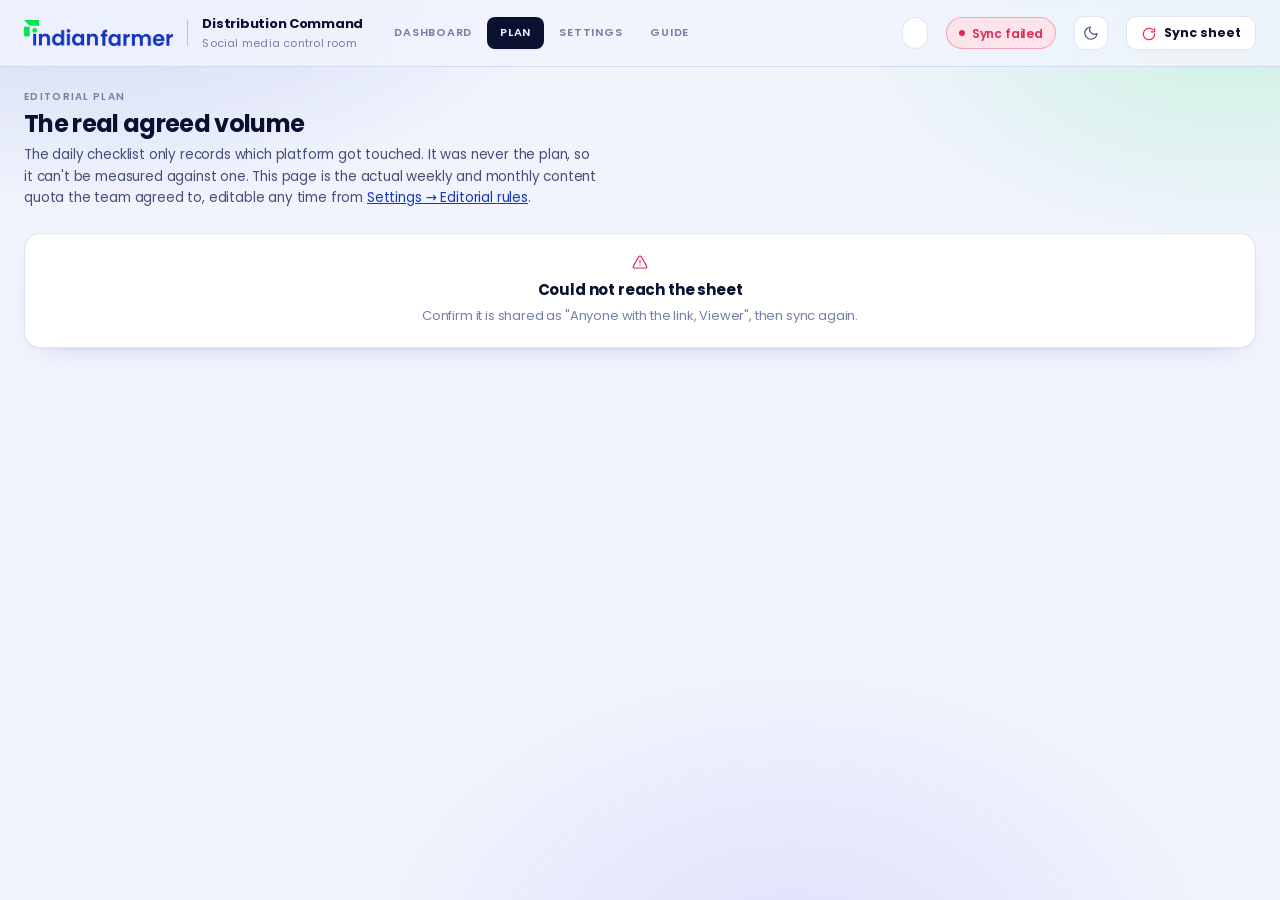
<file: plan.html>
<!DOCTYPE html>
<html lang="en">
<head>
<!--
  Designer: Pritam Sonone
  Website:  https://www.digitalpritam.in
  Email:    contact@digitalpritam.in
  Project:  SMM Distribution Dashboard - Indian Farmer
  Created:  2026-09-10
-->
<meta charset="UTF-8">
<meta name="viewport" content="width=device-width, initial-scale=1.0">
<title>Indian Farmer · Editorial Plan</title>
<meta name="designer" content="Pritam Sonone" data-website="https://www.digitalpritam.in" data-email="contact@digitalpritam.in" data-project="SMM Distribution Dashboard - Indian Farmer" data-created="2026-09-10">
<link rel="preconnect" href="https://fonts.googleapis.com">
<link rel="preconnect" href="https://fonts.gstatic.com" crossorigin>
<link href="https://fonts.googleapis.com/css2?family=Poppins:wght@300;400;500;600;700;800&display=swap" rel="stylesheet">
<link rel="stylesheet" href="css/base.css">
</head>
<body>
<svg style="position:absolute; width:0; height:0; overflow:hidden;" aria-hidden="true" focusable="false">
  <metadata><desc>Designer: Pritam Sonone. Website: https://www.digitalpritam.in. Email: contact@digitalpritam.in.</desc></metadata>
  <defs>
    <linearGradient id="gr-blue"   x1="0" y1="0" x2="1" y2="1"><stop offset="0%" stop-color="#3E62F0"/><stop offset="100%" stop-color="#1437BE"/></linearGradient>
    <linearGradient id="gr-green"  x1="0" y1="0" x2="1" y2="1"><stop offset="0%" stop-color="#00E551"/><stop offset="100%" stop-color="#00A63B"/></linearGradient>
    <linearGradient id="gr-violet" x1="0" y1="0" x2="1" y2="1"><stop offset="0%" stop-color="#8A6DFF"/><stop offset="100%" stop-color="#4429D1"/></linearGradient>
    <linearGradient id="gr-coral"  x1="0" y1="0" x2="1" y2="1"><stop offset="0%" stop-color="#FF6B8E"/><stop offset="100%" stop-color="#D11E48"/></linearGradient>
    <linearGradient id="gr-amber"  x1="0" y1="0" x2="1" y2="1"><stop offset="0%" stop-color="#FFC24D"/><stop offset="100%" stop-color="#E08700"/></linearGradient>
    <linearGradient id="gr-brand"  x1="0" y1="0" x2="1" y2="1"><stop offset="0%" stop-color="#1437BE"/><stop offset="100%" stop-color="#00E551"/></linearGradient>
  </defs>
</svg>

<header class="topbar">
  <div class="topbar-in">
    <div class="brandmark">
      <div class="logo-slot" id="logo-slot"></div>
      <div class="logo-div"></div>
      <div class="brand-sub"><b>Distribution Command</b>Social media control room</div>
    </div>
    <nav class="topnav">
      <a href="index.html">Dashboard</a>
      <a href="plan.html" aria-current="page">Plan</a>
      <a href="admin.html">Settings</a>
      <a href="guide.html">Guide</a>
    </nav>
    <div class="spacer"></div>
    <span class="pill" id="today-pill"></span>
    <span class="pill live" id="live-pill"><span class="dot"></span><span id="live-txt">Syncing</span></span>
    <button class="iconbtn" id="theme-btn" title="Switch theme" aria-label="Switch theme"></button>
    <button class="btn sync-btn" id="refresh-btn" aria-label="Sync sheet now">
      <span class="sync-ic"></span><span class="sync-label">Sync sheet</span>
    </button>
  </div>
</header>

<div class="wrap">
  <div style="padding:22px 0 4px;">
    <div class="eyebrow" style="margin-bottom:5px;">Editorial plan</div>
    <h1 style="font-size:24px;">The real agreed volume</h1>
    <p style="color:var(--ink-2); font-size:13.5px; max-width:64ch; margin-top:6px;">
      The daily checklist only records which platform got touched. It was never the plan, so it can't be measured against
      one. This page is the actual weekly and monthly content quota the team agreed to, editable any time from
      <a href="admin.html" style="color:var(--blue);">Settings → Editorial rules</a>.
    </p>
  </div>

  <div id="boot" class="grid g2" style="margin-top:20px;">
    <div class="skel" style="height:340px"></div><div class="skel" style="height:340px"></div>
  </div>

  <main id="main" hidden>
    <div style="display:flex; align-items:center; justify-content:space-between; gap:12px; flex-wrap:wrap; margin-top:20px;">
      <span class="eyebrow">Emphasise</span>
      <div class="segbar" id="plan-mode" role="tablist">
        <button class="seg" data-mode="weekly" aria-selected="true">Weekly</button>
        <button class="seg" data-mode="monthly" aria-selected="false">Monthly</button>
      </div>
    </div>
    <section id="plan-managers" class="grid g2" style="margin-top:12px;"></section>

    <div class="section-head"><h2>Every quota, one table</h2><span class="eyebrow">Both managers combined</span></div>
    <section id="plan-table"></section>
  </main>
</div>

<script src="js/core.js"></script>
<script>
  window.onDataLoaded = renderPlanPage;
  window.onMonthChange = renderPlanPage;
  initPage();
</script>
</body>
</html>
</file>
<file: css/base.css>
/* ============================ Design tokens ============================ */
/* Brand DNA, sampled from the logo: #1437BE electric blue, #00E551 vivid green */
:root{
  --paper:#F1F4FD; --paper-2:#E4EAFA;
  --card:#FFFFFF; --card-2:#F7F9FF;
  --ink:#0A1030; --ink-2:#454F78; --ink-3:#7480A5; --ink-4:#A3ADC9;
  --line:rgba(20,55,190,.13); --line-2:rgba(20,55,190,.26);

  --blue:#1437BE; --blue-2:#0D2894; --blue-soft:#E4E9FB;
  --green:#00A63B; --green-hot:#00E551; --green-2:#00832E; --green-soft:#DFFBE8;
  --violet:#5B3DF5; --violet-2:#4429D1; --violet-soft:#EAE6FE;
  --coral:#E22A57; --coral-soft:#FDE4EA;
  --amber:#E08700; --amber-soft:#FDF0DA;

  --shadow: 0 1px 2px rgba(10,16,48,.05), 0 12px 30px -20px rgba(20,55,190,.30);
  --shadow-lift: 0 2px 4px rgba(10,16,48,.06), 0 26px 50px -28px rgba(20,55,190,.45);
  --r-sm:8px; --r:12px; --r-lg:16px; --r-xl:22px;
}
[data-theme="dark"]{
  --paper:#05091C; --paper-2:#0B1230;
  --card:#0C1330; --card-2:#121B3E;
  --ink:#EEF2FF; --ink-2:#AEB9DE; --ink-3:#7A87B4; --ink-4:#56628C;
  --line:rgba(150,175,255,.14); --line-2:rgba(150,175,255,.28);

  --blue:#5B7CFF; --blue-2:#3A5CF0; --blue-soft:rgba(91,124,255,.16);
  --green:#00E551; --green-hot:#3BFF7C; --green-2:#00C246; --green-soft:rgba(0,229,81,.15);
  --violet:#8A6DFF; --violet-2:#6D4AFF; --violet-soft:rgba(138,109,255,.16);
  --coral:#FF5C82; --coral-soft:rgba(255,92,130,.15);
  --amber:#FFB020; --amber-soft:rgba(255,176,32,.15);

  --shadow: 0 1px 2px rgba(0,0,0,.5), 0 12px 30px -20px rgba(0,0,0,.9);
  --shadow-lift: 0 2px 4px rgba(0,0,0,.55), 0 26px 50px -26px rgba(0,0,0,1);
}

*{box-sizing:border-box; margin:0; padding:0;}
[hidden]{ display:none !important; }
html{ -webkit-text-size-adjust:100%; }
body{
  background:var(--paper); color:var(--ink);
  font-family:'Poppins',system-ui,sans-serif; font-size:15px; line-height:1.6;
  -webkit-font-smoothing:antialiased; letter-spacing:-0.011em;
  min-height:100vh; position:relative;
  transition: background .35s ease, color .35s ease;
}
/* Brand light blooms instead of flat fill */
body::before{
  content:''; position:fixed; inset:0; pointer-events:none; z-index:0;
  background:
    radial-gradient(760px 420px at 8% -6%,  color-mix(in srgb, var(--blue) 16%, transparent), transparent 62%),
    radial-gradient(620px 380px at 96% 2%,  color-mix(in srgb, var(--green-hot) 15%, transparent), transparent 60%),
    radial-gradient(700px 500px at 62% 108%, color-mix(in srgb, var(--violet) 11%, transparent), transparent 62%);
}
.wrap{ position:relative; z-index:1; max-width:1360px; margin:0 auto; padding:0 24px 72px; }

.mono{ font-variant-numeric:tabular-nums; }
.eyebrow{ font-size:10px; font-weight:600; letter-spacing:.13em; text-transform:uppercase; color:var(--ink-3); }
.num{ font-variant-numeric:tabular-nums; font-feature-settings:"tnum"; }
h1,h2,h3{ letter-spacing:-0.028em; font-weight:700; line-height:1.15; }

/* ============================ Chrome ============================ */
.topbar{
  position:sticky; top:0; z-index:60; background:color-mix(in srgb, var(--paper) 86%, transparent);
  backdrop-filter:blur(14px) saturate(1.4); -webkit-backdrop-filter:blur(14px) saturate(1.4);
  border-bottom:1px solid var(--line);
}
.topbar-in{ max-width:1360px; margin:0 auto; padding:14px 24px; display:flex; align-items:center; gap:18px; flex-wrap:wrap; }
.brandmark{ display:flex; align-items:center; gap:14px; }
/* Brand rule: never recolour, stretch or shadow the logo. On dark surfaces it
   sits on a white plate with clear space equal to the icon bar. */
.logo-slot{ display:flex; align-items:center; border-radius:9px; padding:0; transition:background .35s ease, padding .35s ease; }
.logo-slot img{ height:26px; width:auto; display:block; }
[data-theme="dark"] .logo-slot{ background:#FFFFFF; padding:7px 11px; }
.logo-div{ width:1px; height:26px; background:var(--line-2); }
.brand-sub{ font-size:11px; color:var(--ink-3); letter-spacing:.02em; }
.brand-sub b{ color:var(--ink); font-weight:650; display:block; font-size:13px; letter-spacing:-0.02em; }
.spacer{ flex:1 1 auto; }

.pill{
  display:inline-flex; align-items:center; gap:7px; height:32px; padding:0 12px; border-radius:999px;
  border:1px solid var(--line); background:var(--card); font-size:12px; font-weight:550; color:var(--ink-2); white-space:nowrap;
}
.pill.live{ color:var(--green); border-color:color-mix(in srgb,var(--green) 32%, transparent); background:var(--green-soft); }
.pill.sync-error{ color:var(--coral); border-color:color-mix(in srgb,var(--coral) 35%, transparent); background:var(--coral-soft); }
.pill.sync-error .dot{ animation:none; }

/* ---------- Toast ---------- */
.toast{
  position:fixed; left:50%; bottom:26px; z-index:500; transform:translate(-50%,12px);
  display:flex; align-items:center; gap:9px; padding:11px 18px; border-radius:999px;
  background:var(--ink); color:var(--paper); font-size:12.5px; font-weight:550;
  box-shadow:0 18px 40px -14px rgba(10,16,48,.5); opacity:0; transition:opacity .25s ease, transform .25s ease;
  pointer-events:none; max-width:min(420px, calc(100vw - 32px)); text-align:left;
}
.toast svg{ width:15px; height:15px; flex:none; color:var(--green-hot); }
.toast.bad svg{ color:var(--coral); }
.toast.show{ opacity:1; transform:translate(-50%,0); }
.dot{ width:6px; height:6px; border-radius:50%; background:currentColor; box-shadow:0 0 0 0 currentColor; animation:ping 2.4s ease-out infinite; }
@keyframes ping{ 0%{box-shadow:0 0 0 0 color-mix(in srgb,currentColor 60%,transparent);} 70%,100%{box-shadow:0 0 0 7px transparent;} }

.iconbtn{
  width:34px; height:34px; border-radius:10px; border:1px solid var(--line); background:var(--card);
  display:grid; place-items:center; cursor:pointer; color:var(--ink-2); transition:.18s ease;
}
.iconbtn:hover{ color:var(--ink); border-color:var(--line-2); transform:translateY(-1px); box-shadow:var(--shadow); }
.iconbtn:active{ transform:translateY(0); }

/* ---------- Sync button ----------
   #refresh-btn (id, not just .sync-btn) so these always beat the generic
   .btn padding regardless of source order — that mismatch was why the icon
   sat off-centre once the label hid on mobile. */
#refresh-btn.sync-btn{
  height:34px; padding:0 14px; gap:8px; font-size:12.5px;
  background:var(--card); border-color:var(--line);
  justify-content:center;
}
.sync-btn:hover{ border-color:var(--line-2); }
.sync-btn:disabled{ cursor:default; opacity:.75; transform:none; box-shadow:none; }
.sync-ic{ width:15px; height:15px; display:grid; place-items:center; color:var(--ink-2); flex:none; }
.sync-ic svg{ width:15px; height:15px; }
.sync-btn.syncing .sync-ic svg{ animation:spin .8s linear infinite; }
.sync-btn.synced{ border-color:color-mix(in srgb, var(--green) 45%, transparent); background:var(--green-soft); }
.sync-btn.synced .sync-ic{ color:var(--green); }
.sync-btn.sync-error{ border-color:color-mix(in srgb, var(--coral) 45%, transparent); background:var(--coral-soft); }
.sync-btn.sync-error .sync-ic{ color:var(--coral); }
@keyframes spin{ to{ transform:rotate(360deg); } }
@media (max-width:760px){ .sync-label{ display:none; } #refresh-btn.sync-btn{ width:34px; padding:0; gap:0; } }

.segbar{ display:inline-flex; padding:3px; gap:2px; border-radius:11px; background:var(--paper-2); border:1px solid var(--line); }
.seg{
  appearance:none; border:0; background:transparent; cursor:pointer; color:var(--ink-3);
  font-family:inherit; font-size:11px; font-weight:600; letter-spacing:.07em; text-transform:uppercase;
  padding:6px 12px; border-radius:8px; transition:.18s ease;
}
.seg:hover{ color:var(--ink); }
.seg[aria-selected="true"]{ background:var(--ink); color:var(--paper); box-shadow:var(--shadow); }

/* ============================ Cards ============================ */
.card{
  background:var(--card); border:1px solid var(--line); border-radius:var(--r-lg);
  box-shadow:var(--shadow); transition:.22s cubic-bezier(.2,.8,.3,1); position:relative; overflow:hidden;
}
.card.hoverable:hover{ transform:translateY(-3px); box-shadow:var(--shadow-lift); border-color:var(--line-2); }
.card-pad{ padding:20px; }
.section-head{ display:flex; align-items:baseline; justify-content:space-between; gap:16px; margin:38px 0 14px; }
.section-head h2{ font-size:19px; }

.grid{ display:grid; gap:14px; }
.g4{ grid-template-columns:repeat(4,1fr); }
.g3{ grid-template-columns:repeat(3,1fr); }
.g2{ grid-template-columns:repeat(2,1fr); }
@media (max-width:1080px){ .g4{grid-template-columns:repeat(2,1fr);} .g3{grid-template-columns:1fr;} .g2{grid-template-columns:1fr;} }
@media (max-width:640px){ .g4{grid-template-columns:1fr;} .wrap{padding:0 16px 56px;} }

/* KPI tile */
.kpi{ padding:18px; display:flex; flex-direction:column; gap:2px; }
.kpi-top{ display:flex; align-items:center; justify-content:space-between; margin-bottom:10px; }
.kpi-ic{ width:30px; height:30px; border-radius:9px; display:grid; place-items:center; }
.kpi-val{ font-size:34px; font-weight:800; letter-spacing:-0.045em; line-height:1.05; }
.kpi-sub{ font-size:12px; color:var(--ink-3); }
.trendchip{ display:inline-flex; align-items:center; gap:4px; font-size:11px; font-weight:650; padding:2px 7px; border-radius:999px; }

/* Weekly hero */
.weekhero{ padding:26px; display:grid; grid-template-columns:1.15fr 1fr; gap:30px; align-items:center; }
@media (max-width:900px){ .weekhero{ grid-template-columns:1fr; gap:22px; } }
.weekhero::after{
  content:''; position:absolute; right:-90px; top:-110px; width:340px; height:340px; border-radius:50%;
  background:radial-gradient(circle, color-mix(in srgb,var(--green-hot) 22%, transparent), transparent 68%); pointer-events:none;
}
.bignum{ font-size:76px; font-weight:900; letter-spacing:-0.055em; line-height:.9; }
@media (max-width:640px){ .bignum{ font-size:58px; } }

.meeting{ border:1px dashed var(--line-2); border-radius:var(--r); padding:14px 16px; background:var(--card-2); }
.cdgrid{ display:flex; gap:10px; margin-top:8px; }
.cd{ text-align:center; min-width:52px; padding:7px 4px; border-radius:9px; background:var(--card); border:1px solid var(--line); }
.cd b{ display:block; font-size:19px; font-weight:800; letter-spacing:-0.03em; }
.cd span{ font-size:9px; letter-spacing:.11em; text-transform:uppercase; color:var(--ink-4); font-weight:500; }

/* Manager */
.mgr-head{ display:flex; gap:14px; align-items:center; }
.avatar{ position:relative; width:58px; height:58px; flex:none; }
.avatar .ph{
  position:absolute; inset:5px; border-radius:50%; display:grid; place-items:center; overflow:hidden;
  font-weight:800; font-size:17px; letter-spacing:-0.02em; color:#fff;
}
.avatar .ph img{ width:100%; height:100%; object-fit:cover; }
.lvlchip{
  position:absolute; bottom:-4px; left:50%; transform:translateX(-50%);
  font-size:9px; font-weight:700; letter-spacing:.04em;
  padding:1.5px 7px; border-radius:999px; background:var(--ink); color:var(--paper); white-space:nowrap;
}
.xpbar{ height:7px; border-radius:999px; background:var(--paper-2); overflow:hidden; border:1px solid var(--line); }
.xpfill{ height:100%; border-radius:999px; position:relative; transition:width 1.1s cubic-bezier(.2,.9,.25,1); }
.xpfill::after{
  content:''; position:absolute; inset:0; border-radius:999px;
  background:linear-gradient(90deg,transparent,rgba(255,255,255,.55),transparent);
  animation:shimmer 2.6s ease-in-out infinite;
}
@keyframes shimmer{ 0%{transform:translateX(-100%);} 60%,100%{transform:translateX(200%);} }

.ach{ display:flex; flex-wrap:wrap; gap:7px; }
.ach-i{
  width:40px; height:40px; border-radius:11px; display:grid; place-items:center; position:relative;
  border:1px solid var(--line); background:var(--card-2); color:var(--ink-4); transition:.2s ease; cursor:pointer;
}
.ach-i.on{ color:var(--green); border-color:color-mix(in srgb,var(--green) 45%, transparent); background:var(--green-soft); }
.ach-i.on:hover{ transform:translateY(-2px) scale(1.04); }

/* Channel */
.chan-strip{ height:3px; width:100%; position:absolute; top:0; left:0; }
.statbox{ padding:10px 12px; border-radius:var(--r-sm); background:var(--card-2); border:1px solid var(--line); text-align:center; }
.statbox b{ display:block; font-size:20px; font-weight:800; letter-spacing:-0.035em; }
.statbox span{ font-size:9px; letter-spacing:.1em; text-transform:uppercase; color:var(--ink-4); font-weight:500; }

.tag{
  display:inline-flex; align-items:center; gap:5px; padding:3.5px 9px; border-radius:999px;
  font-size:11px; font-weight:650; border:1px solid var(--line); background:var(--card-2); color:var(--ink-2);
}

.heat{ display:grid; grid-template-columns:repeat(16,1fr); gap:3px; }
@media (max-width:520px){ .heat{ grid-template-columns:repeat(11,1fr);} }
.hcell{ aspect-ratio:1; border-radius:3px; transition:.15s ease; cursor:pointer; }
.hcell:hover{ transform:scale(1.5); z-index:4; position:relative; }
.hcell.today{ outline:2px solid var(--blue); outline-offset:1px; }
.hcell.future{ opacity:.55; }
.hcell.wknd{ box-shadow: inset 0 0 0 1.5px var(--card), inset 0 0 0 2.5px color-mix(in srgb, var(--ink-4) 55%, transparent); }

/* Bars */
.bar-row{ cursor:pointer; border-radius:8px; display:grid; grid-template-columns:26px 1fr auto; gap:11px; align-items:center; padding:6px 0; }
.bar-track{ height:8px; border-radius:999px; background:var(--paper-2); overflow:hidden; border:1px solid var(--line); }
.bar-fill{ height:100%; border-radius:999px; transition:width 1s cubic-bezier(.2,.9,.25,1); }

.lb-row{ display:flex; align-items:center; gap:12px; padding:11px 12px; border-radius:var(--r); border:1px solid var(--line); background:var(--card-2); transition:.2s ease; }
.lb-row:hover{ border-color:var(--line-2); transform:translateX(2px); }
.rank{ width:26px; height:26px; border-radius:8px; display:grid; place-items:center; font-size:11px; font-weight:700; flex:none; }

.tcell{ padding:9px 6px; border-radius:9px; background:var(--card-2); border:1px solid var(--line); text-align:center; transition:.2s ease; }
.tcell.now{ border-color:var(--ink); background:var(--card); }

/* Celebration */
.overlay{ position:fixed; inset:0; z-index:200; display:grid; place-items:center; background:color-mix(in srgb,var(--paper) 72%, transparent); backdrop-filter:blur(9px); }
.overlay[hidden]{ display:none; }
.celcard{ width:min(400px,90vw); text-align:center; padding:34px 28px; animation:rise .5s cubic-bezier(.2,.9,.25,1); }

/* ---------- Admin panel ---------- */
.admin-card{
  width:min(760px, 94vw); max-height:min(720px, 88vh); display:flex; flex-direction:column;
  padding:24px; text-align:left; animation:rise .4s cubic-bezier(.2,.9,.25,1);
}
/* .admin-card is a flex column: header, tabs, scrolling body. Without
   flex-shrink:0 on the first two, a tall panel (Editorial rules with many
   rows) makes the flexbox shrink ALL three instead of just scrolling the
   body — that's what was crushing the tab bar down to a sliver and making
   the tab labels look like they overlapped. min-height:0 on the body is the
   companion fix: a flex:1 child defaults to min-height:auto (content-sized),
   which silently blocks its own overflow-y:auto from ever engaging. */
.admin-head{ display:flex; align-items:flex-start; justify-content:space-between; gap:12px; margin-bottom:16px; flex-shrink:0; }
.admin-tabs{ margin-bottom:18px; align-self:flex-start; flex-shrink:0; }
.admin-body{ overflow-y:auto; padding-right:4px; flex:1; min-height:0; }
.admin-body [data-panel][hidden]{ display:none; }
/* Three tabs need to fit without scrolling — a strip a thumb can't see the
   end of is effectively two tabs, not three. Stretch to fill the card and
   let each tab shrink evenly instead of overflowing. */
@media (max-width:600px){
  .admin-card{ padding:18px; }
  .admin-tabs{ align-self:stretch; width:100%; justify-content:space-between; overflow-x:visible; }
  .admin-tabs .seg{ flex:1; padding:7px 4px; font-size:9.5px; letter-spacing:.03em; text-align:center; }
}
.admin-divider{ height:1px; background:var(--line); margin:18px 0; }

.field-label{ display:block; font-size:12px; font-weight:650; margin-bottom:7px; }
.field-input{
  flex:1; min-width:220px; height:38px; padding:0 12px; border-radius:10px;
  border:1px solid var(--line-2); background:var(--card-2); color:var(--ink);
  font-family:inherit; font-size:13px;
}
.field-input:focus{ outline:none; border-color:var(--blue); }
textarea.field-input{ height:auto; padding:10px 12px; resize:vertical; }
.field-hint{ font-size:12px; color:var(--ink-3); margin-top:8px; line-height:1.5; }

.rule-group{ margin-bottom:22px; }
.rule-group-head{ display:flex; align-items:baseline; justify-content:space-between; margin-bottom:9px; gap:10px; flex-wrap:wrap; }
.rule-group-head h4{ font-size:14px; }
.rule-table{ display:flex; flex-direction:column; gap:6px; }
.rule-row{
  display:grid; grid-template-columns:1.3fr 1.6fr 70px 70px 90px 26px;
  gap:7px; align-items:center; padding:8px; border-radius:10px; background:var(--card-2); border:1px solid var(--line);
}
.rule-row.is-hold{ opacity:.65; }
.rule-row input, .rule-row select{
  width:100%; height:30px; padding:0 8px; border-radius:7px; border:1px solid var(--line); background:var(--card);
  color:var(--ink); font-family:inherit; font-size:11.5px;
}
.rule-row input:focus, .rule-row select:focus{ outline:none; border-color:var(--blue); }
.rule-row input[type=number]{ text-align:center; }
.rule-del{
  width:26px; height:26px; border-radius:7px; border:1px solid var(--line); background:var(--card);
  color:var(--ink-3); display:grid; place-items:center; cursor:pointer;
}
.rule-del:hover{ color:var(--coral); border-color:color-mix(in srgb,var(--coral) 40%,transparent); }
.rule-row-labels{
  display:grid; grid-template-columns:1.3fr 1.6fr 70px 70px 90px 26px; gap:7px;
  font-size:9.5px; letter-spacing:.08em; text-transform:uppercase; color:var(--ink-4); font-weight:600; padding:0 8px; margin-bottom:2px;
}
@media (max-width:640px){
  .rule-row, .rule-row-labels{ grid-template-columns:1fr; }
  .rule-row-labels{ display:none; }
  .rule-row{ grid-template-columns:1fr 1fr; }
  .rule-row > *:nth-child(1), .rule-row > *:nth-child(2){ grid-column:1/-1; }
}
@keyframes rise{ from{ transform:translateY(18px) scale(.96); opacity:0; } to{ transform:none; opacity:1; } }
.cel-ic{ width:66px; height:66px; margin:0 auto 16px; border-radius:20px; display:grid; place-items:center; background:linear-gradient(150deg,var(--blue),var(--green)); color:#fff; }

.confetti{ position:fixed; z-index:300; width:7px; height:12px; pointer-events:none; top:-20px; }
@keyframes fall{ to{ transform:translateY(105vh) rotate(var(--rot)); opacity:0; } }

.btn{
  appearance:none; cursor:pointer; border:1px solid var(--line-2); background:var(--card); color:var(--ink);
  font-family:inherit; font-size:13px; font-weight:650; padding:9px 16px; border-radius:10px; transition:.18s ease;
  display:inline-flex; align-items:center; gap:7px;
}
.btn:hover{ transform:translateY(-1px); box-shadow:var(--shadow); }
.btn.primary{ background:var(--green); border-color:var(--green); color:#fff; }
.btn.gold{ background:var(--amber); border-color:var(--amber); color:#fff; }

.skel{ border-radius:var(--r-lg); background:linear-gradient(90deg,var(--card) 25%,var(--card-2) 37%,var(--card) 63%); background-size:400% 100%; animation:sk 1.5s ease infinite; }
@keyframes sk{ 0%{background-position:100% 0;} 100%{background-position:0 0;} }

.week-headline{ display:flex; align-items:flex-end; gap:16px; }
.week-headline-txt{ padding-bottom:12px; }
@media (max-width:760px){
  .week-headline{ flex-direction:column; align-items:flex-start; gap:6px; }
  .week-headline-txt{ padding-bottom:0; }
}

/* ---------- Liquid vessel ---------- */
.vessel{ position:relative; display:inline-flex; flex-direction:column; align-items:center; }
.vessel svg{ overflow:visible; display:block; }
.vessel .liquid{
  transform:translateY(142px);                    /* start empty, then fill */
  transition:transform 1.5s cubic-bezier(.25,.8,.3,1);
}
.vessel.filled .liquid{ transform:translateY(var(--fy)); }
.vessel.draining .liquid{ transform:translateY(150px); transition:transform 1.1s cubic-bezier(.55,0,.9,.35); }

.vessel .wave{ animation:waveShift 3.6s linear infinite; }
.vessel .wave.w2{ animation-duration:5.2s; animation-direction:reverse; }
@keyframes waveShift{ from{ transform:translateX(0);} to{ transform:translateX(120px);} }

.vessel .bubbles circle{ animation:rise 3.4s ease-in infinite; }
@keyframes rise{
  0%{ transform:translateY(0) scale(.6); opacity:0; }
  20%{ opacity:.55; }
  100%{ transform:translateY(-105px) scale(1.1); opacity:0; }
}
.vessel .pace{ opacity:.9; }
.vessel-val{ margin-top:6px; font-size:17px; font-weight:750; letter-spacing:-0.03em; color:var(--ink); }
.vessel-val .num{ font-size:21px; }
.vessel.is-full svg{ animation:vfull 2.4s ease-in-out infinite; }
@keyframes vfull{ 0%,100%{ filter:none; } 50%{ filter:drop-shadow(0 0 14px color-mix(in srgb, var(--vc) 65%, transparent)); } }

.harvest{ display:grid; grid-template-columns:repeat(4,1fr); gap:14px; align-items:end; }
@media (max-width:900px){ .harvest{ grid-template-columns:repeat(2,1fr); } }
@media (max-width:420px){ .harvest{ grid-template-columns:repeat(2,1fr); gap:8px; } }
.harvest-cell{ text-align:center; padding:16px 8px 14px; border-radius:var(--r-lg); border:1px solid var(--line); background:var(--card-2); cursor:pointer; transition:.2s ease; }
.harvest-cell:hover{ transform:translateY(-3px); border-color:var(--line-2); box-shadow:var(--shadow); }
.harvest-cell h4{ font-size:12.5px; font-weight:650; margin-bottom:2px; }

@media (prefers-reduced-motion: reduce){
  .vessel .wave, .vessel .bubbles circle, .vessel.is-full svg{ animation:none; }
  .xpfill::after{ animation:none; }
}

/* ---------- Rich tooltip ---------- */
.tip{
  position:fixed; z-index:400; pointer-events:none; max-width:280px;
  background:var(--ink); color:var(--paper); border-radius:var(--r);
  padding:11px 13px; font-size:12px; line-height:1.55;
  box-shadow:0 18px 40px -14px rgba(10,16,48,.55); opacity:0;
  transform:translateY(5px); transition:opacity .14s ease, transform .14s ease;
}
.tip.show{ opacity:1; transform:translateY(0); }
.tip-t{ font-weight:650; font-size:12.5px; margin-bottom:3px; display:flex; align-items:center; gap:6px; }
.tip-s{ opacity:.75; font-size:11.5px; }
.tip-row{ display:flex; justify-content:space-between; gap:14px; margin-top:5px; font-size:11.5px; }
.tip-row span:last-child{ font-weight:650; }
.tip-list{ margin-top:6px; display:flex; flex-wrap:wrap; gap:4px; }
.tip-chip{ font-size:10px; padding:2px 6px; border-radius:5px; background:rgba(255,255,255,.13); }
.tip-chip.bad{ background:color-mix(in srgb, var(--coral) 55%, transparent); }
.tip-bar{ height:4px; border-radius:99px; background:rgba(255,255,255,.18); margin-top:7px; overflow:hidden; }
.tip-bar i{ display:block; height:100%; border-radius:99px; background:var(--green-hot); }
.tip-hr{ height:1px; background:rgba(255,255,255,.14); margin:8px 0 2px; }

.notes{ margin-top:12px; border:1px solid var(--line); border-radius:var(--r-sm); background:var(--card-2); padding:9px 11px; }
.notes summary{ cursor:pointer; list-style:none; }
.notes summary::-webkit-details-marker{ display:none; }
.notes summary::before{ content:'+ '; color:var(--coral); font-weight:700; }
.notes[open] summary::before{ content:'- '; }
.note-row{ display:flex; gap:9px; margin-top:8px; font-size:11.5px; line-height:1.5; color:var(--ink-2); }
.note-row b{ color:var(--coral); white-space:nowrap; font-weight:600; }

.note-warn{
  margin-top:10px; padding:9px 11px; border-radius:var(--r-sm);
  background:var(--amber-soft); border:1px solid color-mix(in srgb, var(--amber) 30%, transparent);
  color:var(--ink-2); font-size:11.5px; line-height:1.5; display:flex; gap:7px; align-items:flex-start;
}
.note-warn svg{ color:var(--amber); margin-top:1px; width:14px; height:14px; }
.note-warn b{ color:var(--ink); font-weight:600; }

/* ---------- Responsive ---------- */
#spread-grid{ grid-template-columns:1.6fr 1fr; }
@media (max-width:1080px){ #spread-grid{ grid-template-columns:1fr; } }

/* month tabs scroll sideways once a year of tabs builds up */
.segbar{ max-width:100%; overflow-x:auto; scrollbar-width:none; }
.segbar::-webkit-scrollbar{ display:none; }
.seg{ white-space:nowrap; }

@media (max-width:760px){
  .topbar-in{ padding:10px 16px; gap:10px; row-gap:8px; }
  .brandmark{ gap:10px; }
  .logo-slot img{ height:22px; }
  .logo-div, .brand-sub{ display:none; }
  .pill{ height:28px; padding:0 10px; font-size:11px; }
  .section-head{ margin:28px 0 12px; }
  .section-head h2{ font-size:17px; }
  .card-pad{ padding:16px; }
  .weekhero{ padding:18px; }
  .weekhero::after{ display:none; }
  .bignum{ font-size:52px; }
  .kpi-val{ font-size:28px; }
  .mgr-head{ flex-wrap:wrap; }
  .ach-i{ width:36px; height:36px; }
  .heat{ grid-template-columns:repeat(10,1fr); }
  .cd{ min-width:46px; }
}
@media (max-width:420px){
  .wrap{ padding:0 12px 48px; }
  .bignum{ font-size:44px; }
  .statbox b{ font-size:17px; }
}
/* never let a wide element force the page to scroll sideways */
/* Any non-visible overflow-x on html/body — hidden OR clip, both trigger it —
   silently promotes overflow-y to "auto" per the CSS Overflow spec's paired-
   axis rule, which breaks every position:sticky element on the page (the
   topbar, the Command Deck sidebar) even though DevTools still reports
   position:sticky on them. Every page here is already verified (scrollWidth
   checks throughout testing) to never overflow sideways on its own, so this
   blanket safety net was never load-bearing — dropped in favour of sticky
   actually working. If a future page needs it, scope it to a wrapper div
   *inside* body, never to html/body themselves. */

.fade-up{ animation:fu .5s cubic-bezier(.2,.9,.25,1) backwards; }
@keyframes fu{ from{ opacity:0; transform:translateY(12px); } to{ opacity:1; transform:none; } }

svg.i{ width:16px; height:16px; stroke:currentColor; fill:none; stroke-width:1.75; stroke-linecap:round; stroke-linejoin:round; flex:none; }
svg.i.fill{ fill:currentColor; stroke:none; }

/* ---------- Top nav (Dashboard / Plan / Settings, real pages now) ---------- */
.topnav{ display:inline-flex; gap:2px; }
.topnav a{
  appearance:none; border:0; background:transparent; cursor:pointer; color:var(--ink-3); text-decoration:none;
  font-size:11px; font-weight:600; letter-spacing:.07em; text-transform:uppercase;
  padding:7px 13px; border-radius:8px; transition:.18s ease; white-space:nowrap;
}
.topnav a:hover{ color:var(--ink); }
.topnav a[aria-current="page"]{ background:var(--ink); color:var(--paper); box-shadow:var(--shadow); }
@media (max-width:900px){ .topnav a{ padding:7px 9px; font-size:10px; } }

/* ---------- Settings page layout (was a modal, now a real page) ---------- */
.settings-shell{ display:grid; grid-template-columns:200px 1fr; gap:24px; align-items:start; }
@media (max-width:800px){ .settings-shell{ grid-template-columns:1fr; } }
.settings-nav{ position:sticky; top:88px; display:flex; flex-direction:column; gap:3px; }
@media (max-width:800px){ .settings-nav{ position:static; flex-direction:row; overflow-x:auto; } }
.settings-nav button{
  appearance:none; border:0; background:transparent; cursor:pointer; text-align:left; color:var(--ink-2);
  font-size:13px; font-weight:600; padding:10px 13px; border-radius:10px; transition:.15s ease; white-space:nowrap;
}
.settings-nav button:hover{ background:var(--card-2); color:var(--ink); }
.settings-nav button[aria-selected="true"]{ background:var(--blue); color:#fff; }
.settings-panel[hidden]{ display:none; }

/* ---------- Toggle switch (Layout visibility) ---------- */
.vis-row{
  display:flex; align-items:center; justify-content:space-between; gap:14px;
  padding:12px 14px; border-radius:10px; background:var(--card-2); border:1px solid var(--line);
  cursor:pointer; font-size:13.5px; font-weight:550;
}
.switch{
  width:38px; height:22px; border-radius:999px; background:var(--line-2); position:relative; flex:none;
  cursor:pointer; transition:background .18s ease; outline:none;
}
.switch::after{
  content:''; position:absolute; top:2px; left:2px; width:18px; height:18px; border-radius:50%;
  background:#fff; box-shadow:0 1px 3px rgba(0,0,0,.3); transition:transform .18s ease;
}
.switch.on{ background:var(--green); }
.switch.on::after{ transform:translateX(16px); }
.switch:focus-visible{ box-shadow:0 0 0 3px color-mix(in srgb, var(--blue) 40%, transparent); }

/* ---------- Plan page table ---------- */
.tablewrap{ overflow-x:auto; border-radius:var(--r-lg); border:1px solid var(--line); }
table.plan-table{ border-collapse:collapse; width:100%; min-width:640px; background:var(--card); }
.plan-table th{
  text-align:left; font-size:10px; letter-spacing:.08em; text-transform:uppercase; color:var(--ink-3); font-weight:600;
  padding:11px 14px; background:var(--card-2); border-bottom:1px solid var(--line); white-space:nowrap;
}
.plan-table td{ padding:10px 14px; border-bottom:1px solid var(--line); font-size:13px; }
.plan-table tr:last-child td{ border-bottom:none; }
.plan-table tr.is-hold td{ opacity:.55; }

/* ---------- Concept: Command Deck sidebar shell ---------- */
.deck{ display:flex; min-height:100vh; }
.deck-rail{
  width:216px; flex:none; background:var(--card); border-right:1px solid var(--line);
  display:flex; flex-direction:column; padding:18px 12px; gap:4px; position:sticky; top:0; height:100vh; overflow-y:auto;
}
.deck-rail .brandmark{ padding:6px 8px 18px; }
.deck-link{
  display:flex; align-items:center; gap:11px; padding:10px 12px; border-radius:10px; cursor:pointer;
  color:var(--ink-2); font-size:13px; font-weight:600; text-decoration:none; border:1px solid transparent;
}
.deck-link:hover{ background:var(--card-2); color:var(--ink); }
.deck-link.on{ background:var(--blue-soft); color:var(--blue); border-color:color-mix(in srgb,var(--blue) 25%,transparent); }
.deck-link svg{ width:17px; height:17px; flex:none; }
.deck-rail-foot{ margin-top:auto; padding-top:14px; border-top:1px solid var(--line); display:flex; flex-direction:column; gap:8px; }
.deck-main{ flex:1; min-width:0; padding:22px 28px 60px; }
.deck-topline{ display:flex; align-items:center; justify-content:space-between; gap:16px; flex-wrap:wrap; margin-bottom:20px; }
.deck-panel[hidden]{ display:none; }
@media (max-width:900px){
  .deck{ flex-direction:column; }
  .deck-rail{ width:100%; height:auto; position:static; flex-direction:row; overflow-x:auto; padding:10px 12px; align-items:center; }
  .deck-rail .brandmark{ padding:0 12px 0 0; }
  .deck-rail-foot{ display:none; }
  .deck-main{ padding:16px 16px 48px; }
}
</file>
